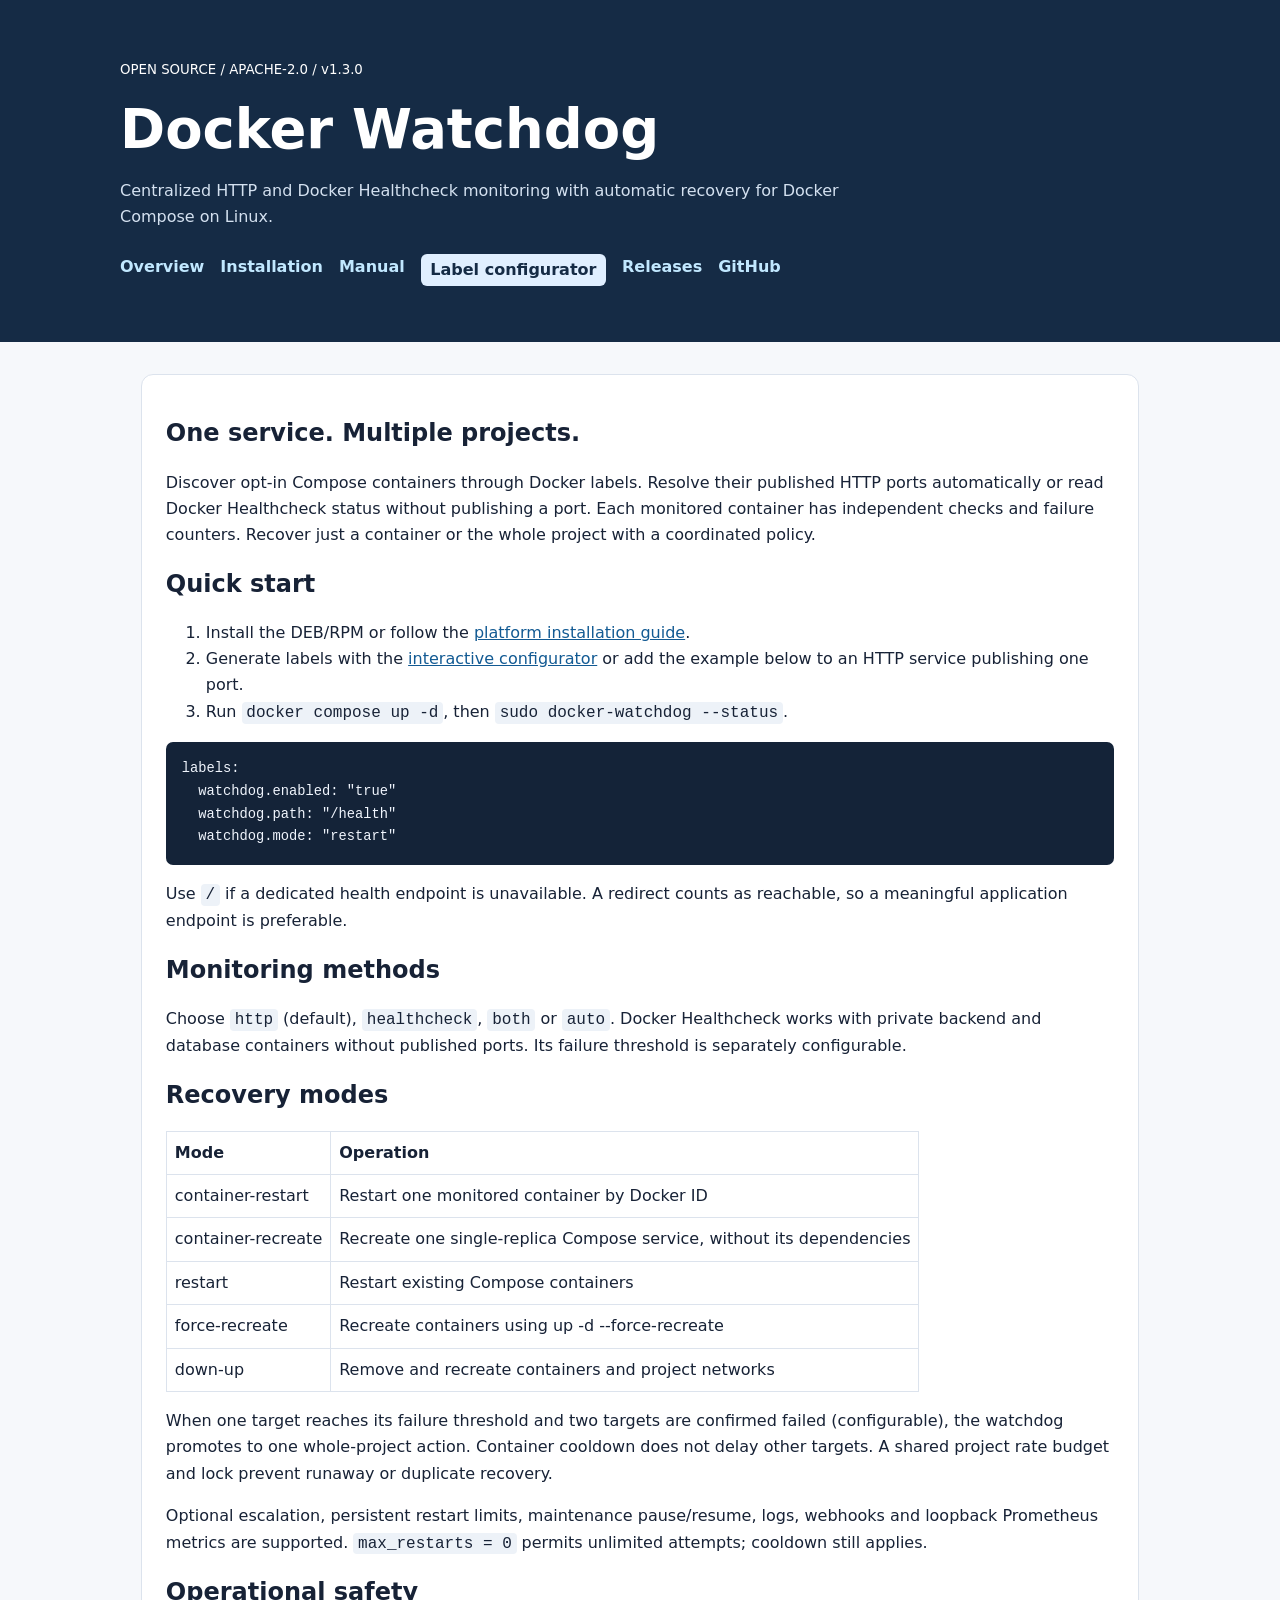
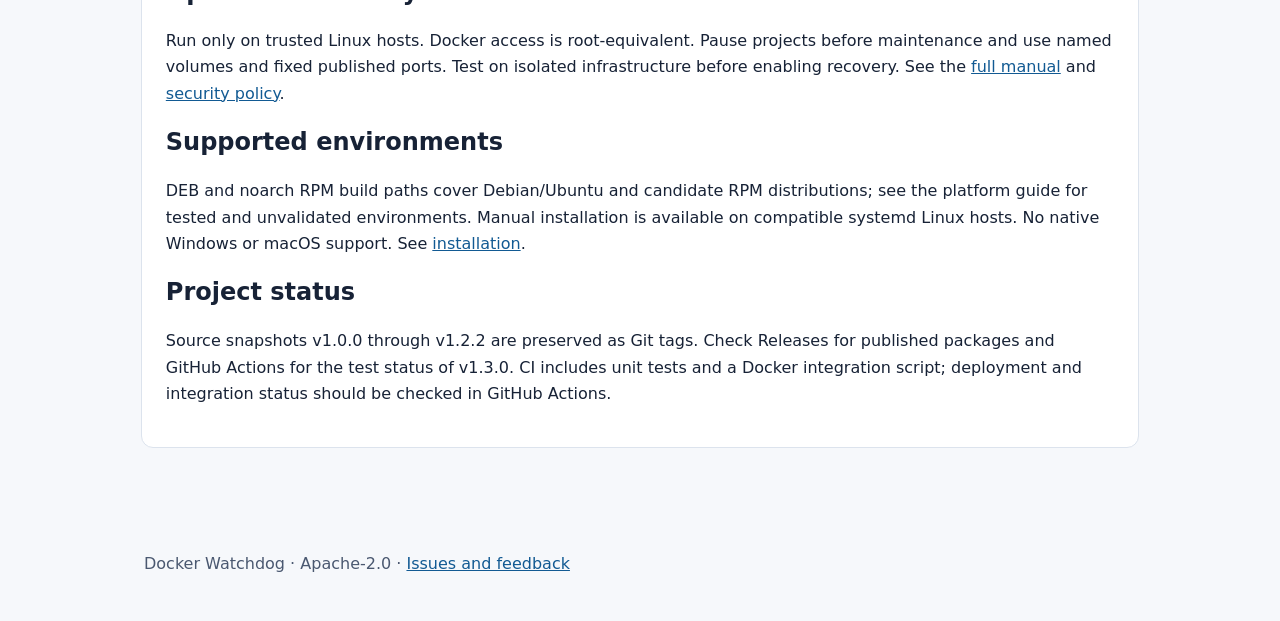
<file: docs/index.html>
<!doctype html>
<html lang="en"><head><meta charset="utf-8"><meta name="viewport" content="width=device-width, initial-scale=1"><meta name="description" content="Docker Watchdog documentation: automatic recovery of Docker Compose projects on Linux."><title>Docker Watchdog | Docker Watchdog</title><link rel="stylesheet" href="style.css"></head><body><header><div class="inner"><small>OPEN SOURCE / APACHE-2.0 / v1.3.0</small><h1>Docker Watchdog</h1><p>Centralized HTTP and Docker Healthcheck monitoring with automatic recovery for Docker Compose on Linux.</p><nav aria-label="Main navigation"><a href="index.html">Overview</a><a href="install.html">Installation</a><a href="manual.html">Manual</a><a class="nav-cta" href="configurator.html">Label configurator</a><a href="https://github.com/bursh/docker-watchdog/releases">Releases</a><a href="https://github.com/bursh/docker-watchdog">GitHub</a></nav></div></header><main><section><h2>One service. Multiple projects.</h2>
<p>Discover opt-in Compose containers through Docker labels. Resolve their published HTTP ports automatically or read Docker Healthcheck status without publishing a port. Each monitored container has independent checks and failure counters. Recover just a container or the whole project with a coordinated policy.</p>
<h2>Quick start</h2>
<ol>
<li>Install the DEB/RPM or follow the <a href="install.html">platform installation guide</a>.</li>
<li>Generate labels with the <a href="configurator.html">interactive configurator</a> or add the example below to an HTTP service publishing one port.</li>
<li>Run <code>docker compose up -d</code>, then <code>sudo docker-watchdog --status</code>.</li>
</ol>
<pre><code class="language-yaml">labels:
  watchdog.enabled: &quot;true&quot;
  watchdog.path: &quot;/health&quot;
  watchdog.mode: &quot;restart&quot;
</code></pre>
<p>Use <code>/</code> if a dedicated health endpoint is unavailable. A redirect counts as reachable, so a meaningful application endpoint is preferable.</p>
<h2>Monitoring methods</h2><p>Choose <code>http</code> (default), <code>healthcheck</code>, <code>both</code> or <code>auto</code>. Docker Healthcheck works with private backend and database containers without published ports. Its failure threshold is separately configurable.</p><h2>Recovery modes</h2>
<table>
<thead>
<tr>
  <th>Mode</th>
  <th>Operation</th>
</tr>
</thead>
<tbody>
<tr><td>container-restart</td><td>Restart one monitored container by Docker ID</td></tr>
<tr><td>container-recreate</td><td>Recreate one single-replica Compose service, without its dependencies</td></tr>
<tr>
  <td>restart</td>
  <td>Restart existing Compose containers</td>
</tr>
<tr>
  <td>force-recreate</td>
  <td>Recreate containers using up -d --force-recreate</td>
</tr>
<tr>
  <td>down-up</td>
  <td>Remove and recreate containers and project networks</td>
</tr>
</tbody>
</table>
<p>When one target reaches its failure threshold and two targets are confirmed failed (configurable), the watchdog promotes to one whole-project action. Container cooldown does not delay other targets. A shared project rate budget and lock prevent runaway or duplicate recovery.</p><p>Optional escalation, persistent restart limits, maintenance pause/resume, logs, webhooks and loopback Prometheus metrics are supported. <code>max_restarts = 0</code> permits unlimited attempts; cooldown still applies.</p>
<h2>Operational safety</h2>
<p>Run only on trusted Linux hosts. Docker access is root-equivalent. Pause projects before maintenance and use named volumes and fixed published ports. Test on isolated infrastructure before enabling recovery. See the <a href="manual.html">full manual</a> and <a href="https://github.com/bursh/docker-watchdog/blob/main/SECURITY.md">security policy</a>.</p>
<h2>Supported environments</h2>
<p>DEB and noarch RPM build paths cover Debian/Ubuntu and candidate RPM distributions; see the platform guide for tested and unvalidated environments. Manual installation is available on compatible systemd Linux hosts. No native Windows or macOS support. See <a href="install.html">installation</a>.</p>
<h2>Project status</h2>
<p>Source snapshots v1.0.0 through v1.2.2 are preserved as Git tags. Check Releases for published packages and GitHub Actions for the test status of v1.3.0. CI includes unit tests and a Docker integration script; deployment and integration status should be checked in GitHub Actions.</p>
</section></main><footer>Docker Watchdog · Apache-2.0 · <a href="https://github.com/bursh/docker-watchdog/issues">Issues and feedback</a></footer></body></html>
</file>
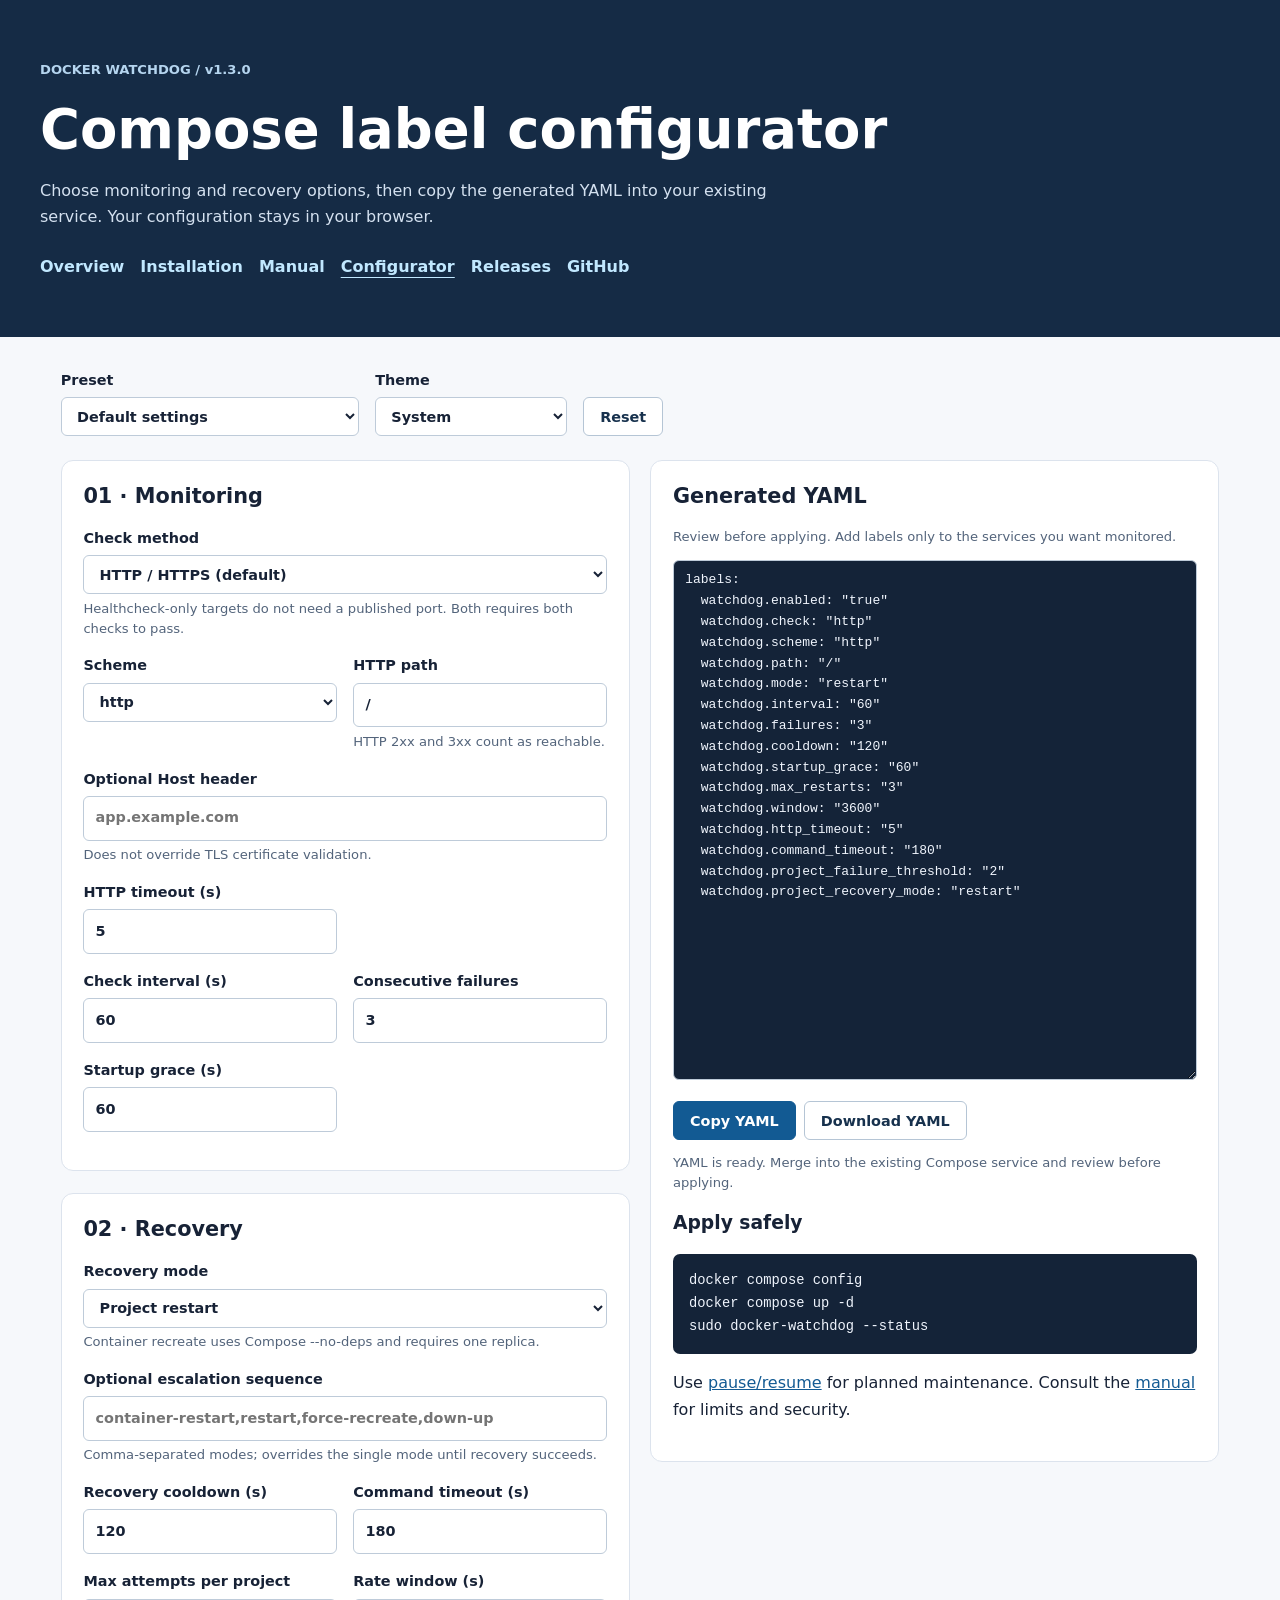
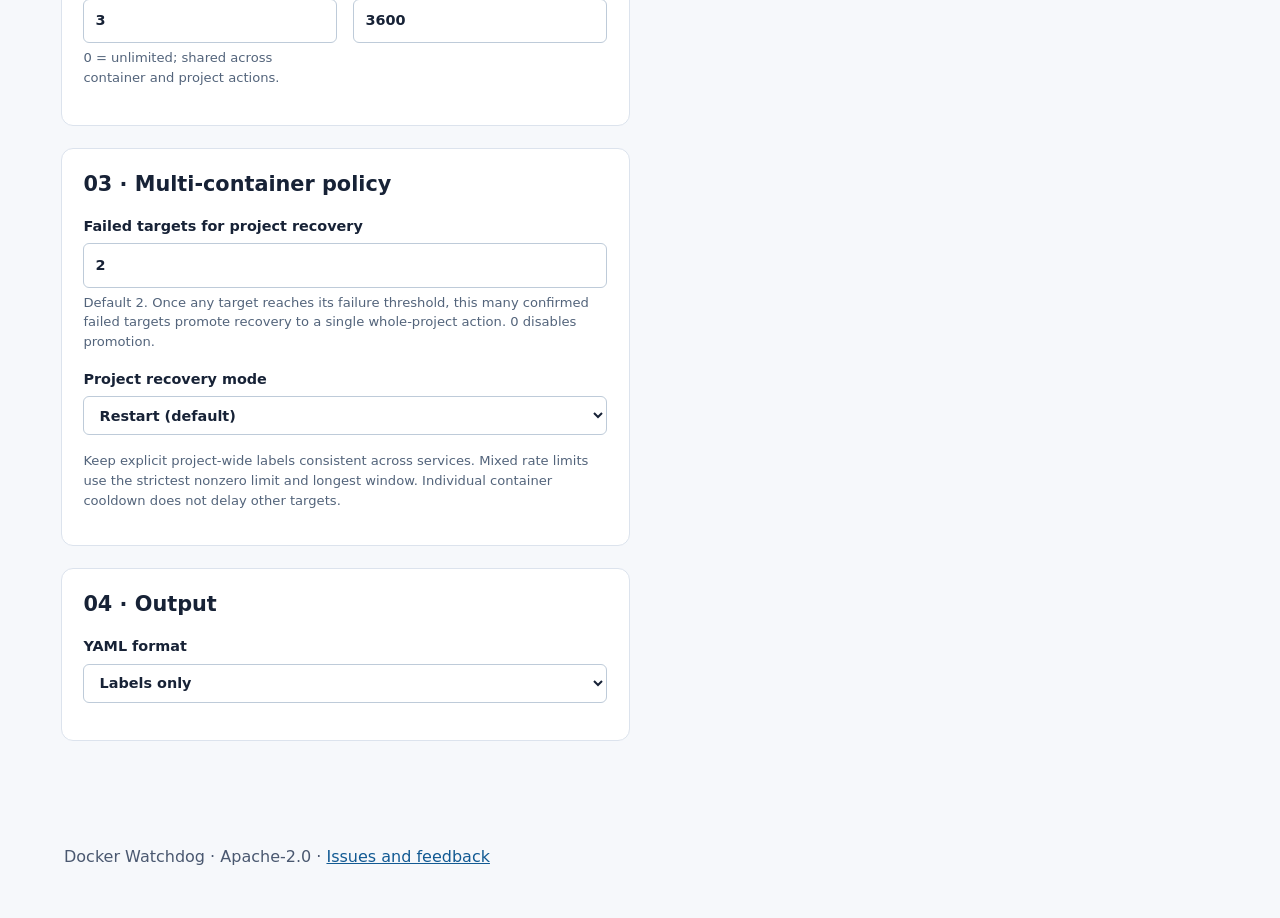
<file: docs/configurator.html>
<!doctype html>
<html lang="en">
<head>
<meta charset="utf-8"><meta name="viewport" content="width=device-width, initial-scale=1">
<meta name="description" content="Generate Docker Compose watchdog labels and recovery policies in your browser.">
<title>Label configurator | Docker Watchdog</title>
<link rel="stylesheet" href="style.css"><script defer src="configurator.js"></script>
</head>
<body class="config-page">
<header><div class="inner"><small>DOCKER WATCHDOG / v1.3.0</small><h1>Compose label configurator</h1><p>Choose monitoring and recovery options, then copy the generated YAML into your existing service. Your configuration stays in your browser.</p><nav aria-label="Main navigation"><a href="index.html">Overview</a><a href="install.html">Installation</a><a href="manual.html">Manual</a><a href="configurator.html" aria-current="page">Configurator</a><a href="https://github.com/bursh/docker-watchdog/releases">Releases</a><a href="https://github.com/bursh/docker-watchdog">GitHub</a></nav></div></header>
<main>
<noscript><p class="error">Enable JavaScript to generate YAML. All processing is local.</p></noscript>
<div class="config-toolbar"><label>Preset<select id="preset"><option value="">Default settings</option><option value="nginx">Nginx / HTTP</option><option value="wordpress">WordPress / HTTP</option><option value="backend">Backend / Docker Healthcheck</option><option value="database">Database / Docker Healthcheck</option></select></label><label>Theme<select id="theme"><option value="auto">System</option><option value="light">Light</option><option value="dark">Dark</option></select></label><button type="button" id="reset-config">Reset</button></div>
<div class="config-grid">
<form id="configurator" novalidate>
<section><h2>01 · Monitoring</h2>
<label>Check method<select name="check"><option value="http">HTTP / HTTPS (default)</option><option value="healthcheck">Docker Healthcheck</option><option value="both">HTTP and Docker Healthcheck</option><option value="auto">Auto (prefer Docker Healthcheck)</option></select><small>Healthcheck-only targets do not need a published port. Both requires both checks to pass.</small></label>
<div class="fields" data-http><label>Scheme<select name="scheme"><option>http</option><option>https</option></select></label><label>HTTP path<input name="path" type="text" placeholder="/health"><small>HTTP 2xx and 3xx count as reachable.</small></label><label class="span-all">Optional Host header<input name="host" type="text" placeholder="app.example.com"><small>Does not override TLS certificate validation.</small></label><label>HTTP timeout (s)<input name="http_timeout" type="number" min="1" max="3600"></label></div>
<div class="fields"><label>Check interval (s)<input name="interval" type="number" min="1" max="86400"></label><label>Consecutive failures<input name="failures" type="number" min="1" max="1000"></label><label data-health>Docker-health failures<input name="healthcheck_failures" type="number" min="0" max="1000"><small>0 inherits failures; 1 acts on the first observed unhealthy status.</small></label><label>Startup grace (s)<input name="startup_grace" type="number" min="0" max="86400"></label></div>
</section>
<section><h2>02 · Recovery</h2>
<label>Recovery mode<select name="mode"><option value="restart">Project restart</option><option value="container-restart">Container restart</option><option value="container-recreate">Container recreate (single replica)</option><option value="force-recreate">Project force recreate</option><option value="down-up">Project down + up</option></select><small>Container recreate uses Compose --no-deps and requires one replica.</small></label>
<label>Optional escalation sequence<input name="recovery" type="text" placeholder="container-restart,restart,force-recreate,down-up"><small>Comma-separated modes; overrides the single mode until recovery succeeds.</small></label>
<div class="fields"><label>Recovery cooldown (s)<input name="cooldown" type="number" min="0" max="86400"></label><label>Command timeout (s)<input name="command_timeout" type="number" min="1" max="86400"></label><label>Max attempts per project<input name="max_restarts" type="number" min="0" max="100000"><small>0 = unlimited; shared across container and project actions.</small></label><label>Rate window (s)<input name="window" type="number" min="1" max="604800"></label></div>
</section>
<section><h2>03 · Multi-container policy</h2><label>Failed targets for project recovery<input name="project_failure_threshold" type="number" min="0" max="10000"><small>Default 2. Once any target reaches its failure threshold, this many confirmed failed targets promote recovery to a single whole-project action. 0 disables promotion.</small></label><label id="promotion-mode">Project recovery mode<select name="project_recovery_mode"><option value="restart">Restart (default)</option><option value="force-recreate">Force recreate</option><option value="down-up">Down + up</option></select></label><p class="hint">Keep explicit project-wide labels consistent across services. Mixed rate limits use the strictest nonzero limit and longest window. Individual container cooldown does not delay other targets.</p></section>
<section><h2>04 · Output</h2><label>YAML format<select name="output"><option value="labels">Labels only</option><option value="service">Compose service example</option></select></label><div id="service-fields"><div class="fields"><label>Service name<input name="service" type="text"></label><label>Image or placeholder<input name="image" type="text"></label><label data-http>Port mapping<input name="port" type="text" placeholder="8080:80"></label><label data-health class="span-all">Healthcheck shell command<input name="health_command" type="text" placeholder="test -f /tmp/ready"><small>Executed inside the container. Verify the image includes any required utilities.</small></label></div><p class="hint">Examples are fragments, not complete deployments. WordPress and database presets still need application-specific environment, secrets, volumes and dependencies. A healthcheck command is not needed when generating labels for an image with an existing Docker healthcheck.</p></div></section>
</form>
<aside class="output-panel"><section><h2>Generated YAML</h2><p class="hint">Review before applying. Add labels only to the services you want monitored.</p><label class="sr-only" for="yaml-output">Generated Docker Compose YAML</label><textarea readonly id="yaml-output" spellcheck="false" rows="24"></textarea><div class="output-actions"><button type="button" id="copy-yaml" class="primary">Copy YAML</button><button type="button" id="download-yaml">Download YAML</button></div><p id="generator-message" class="hint" role="status" aria-live="polite"></p><h3>Apply safely</h3><pre><code>docker compose config
docker compose up -d
sudo docker-watchdog --status</code></pre><p>Use <a href="manual.html#maintenance-and-safe-testing">pause/resume</a> for planned maintenance. Consult the <a href="manual.html">manual</a> for limits and security.</p></section></aside>
</div></main>
<footer>Docker Watchdog · Apache-2.0 · <a href="https://github.com/bursh/docker-watchdog/issues">Issues and feedback</a></footer>
</body></html>
</file>
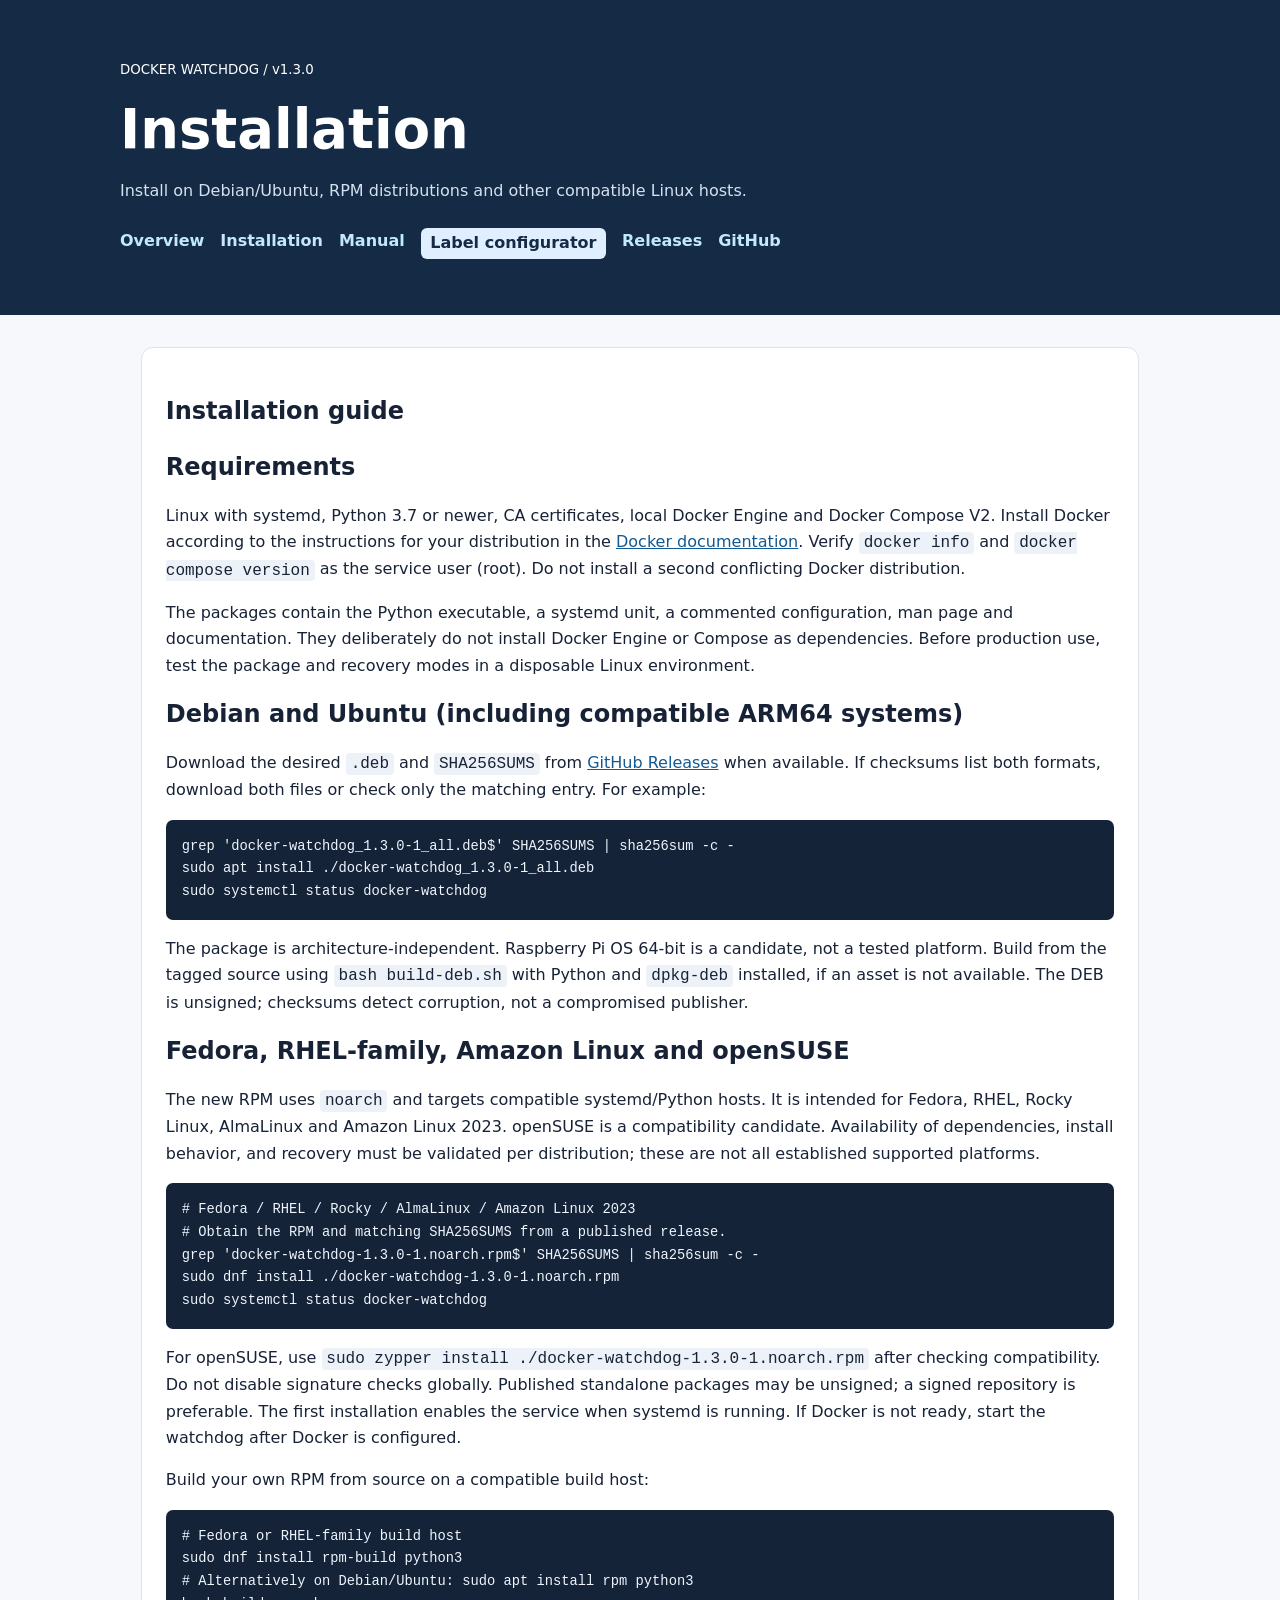
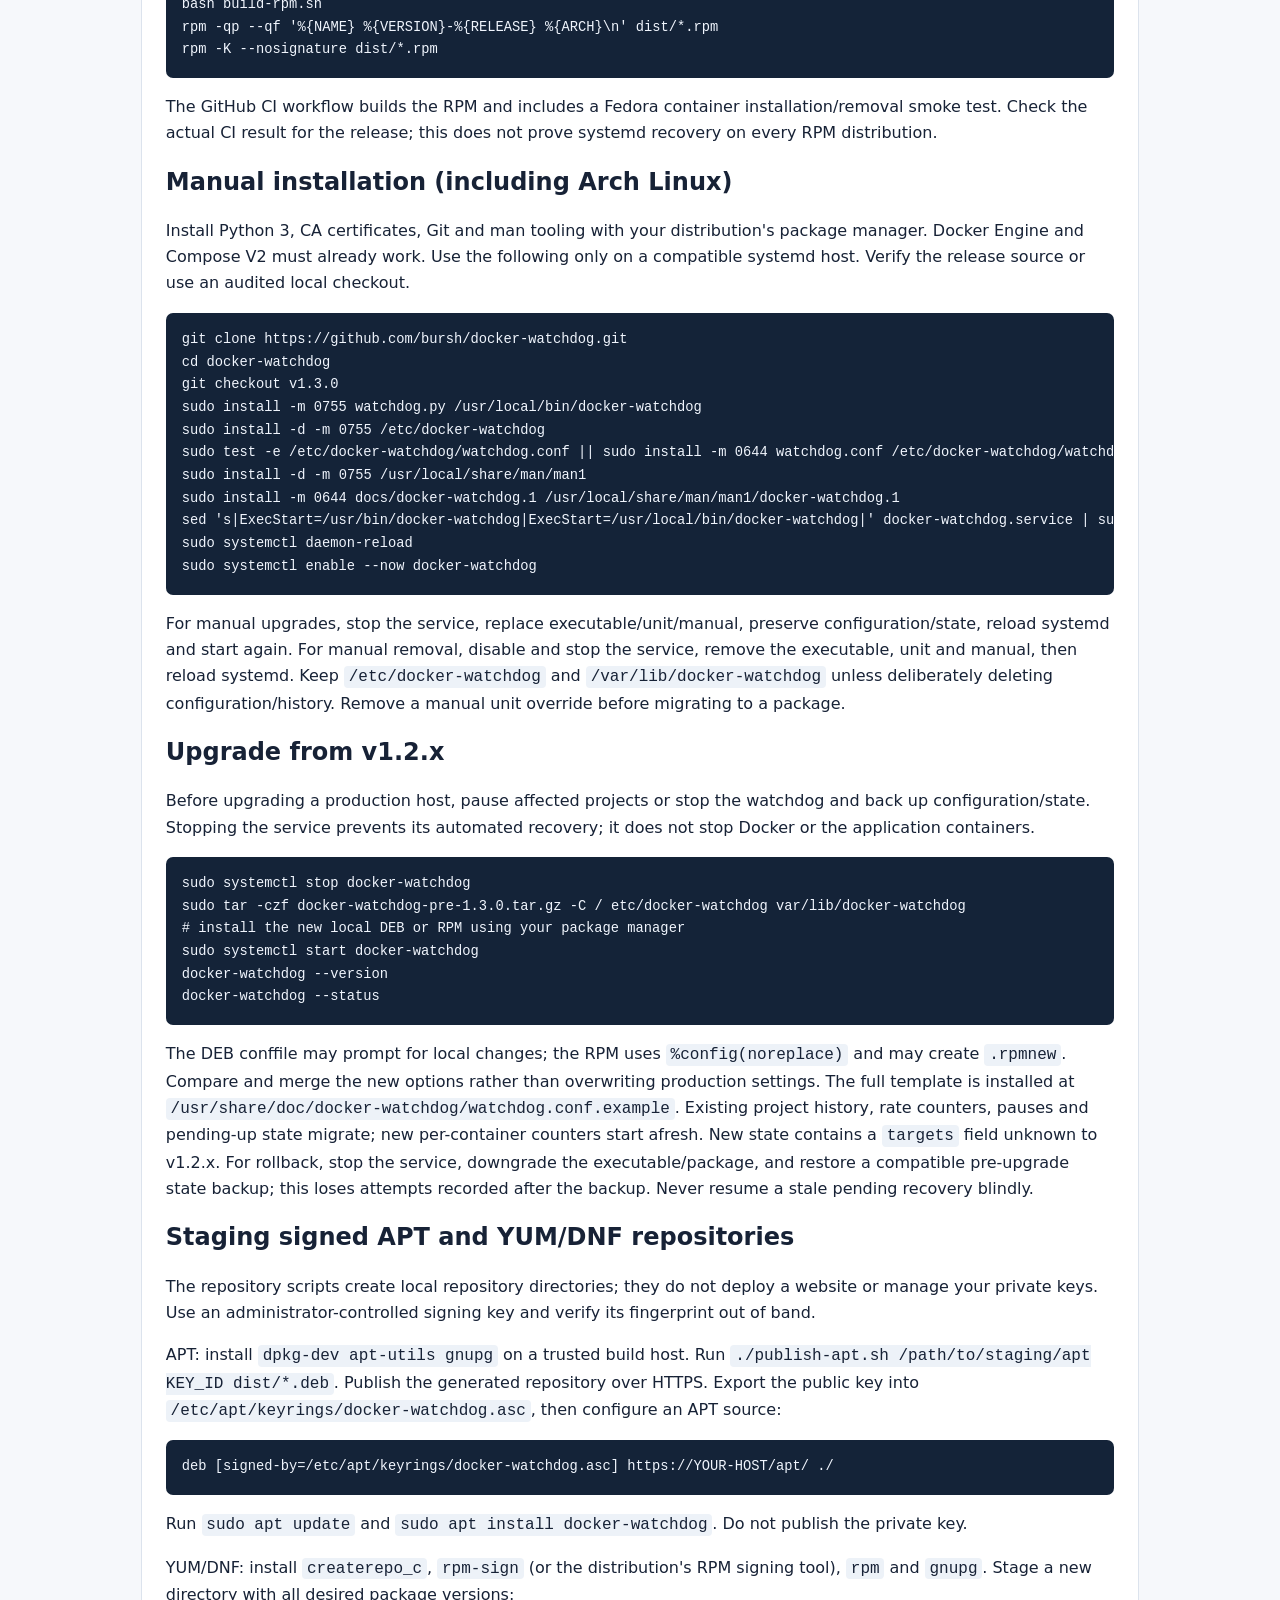
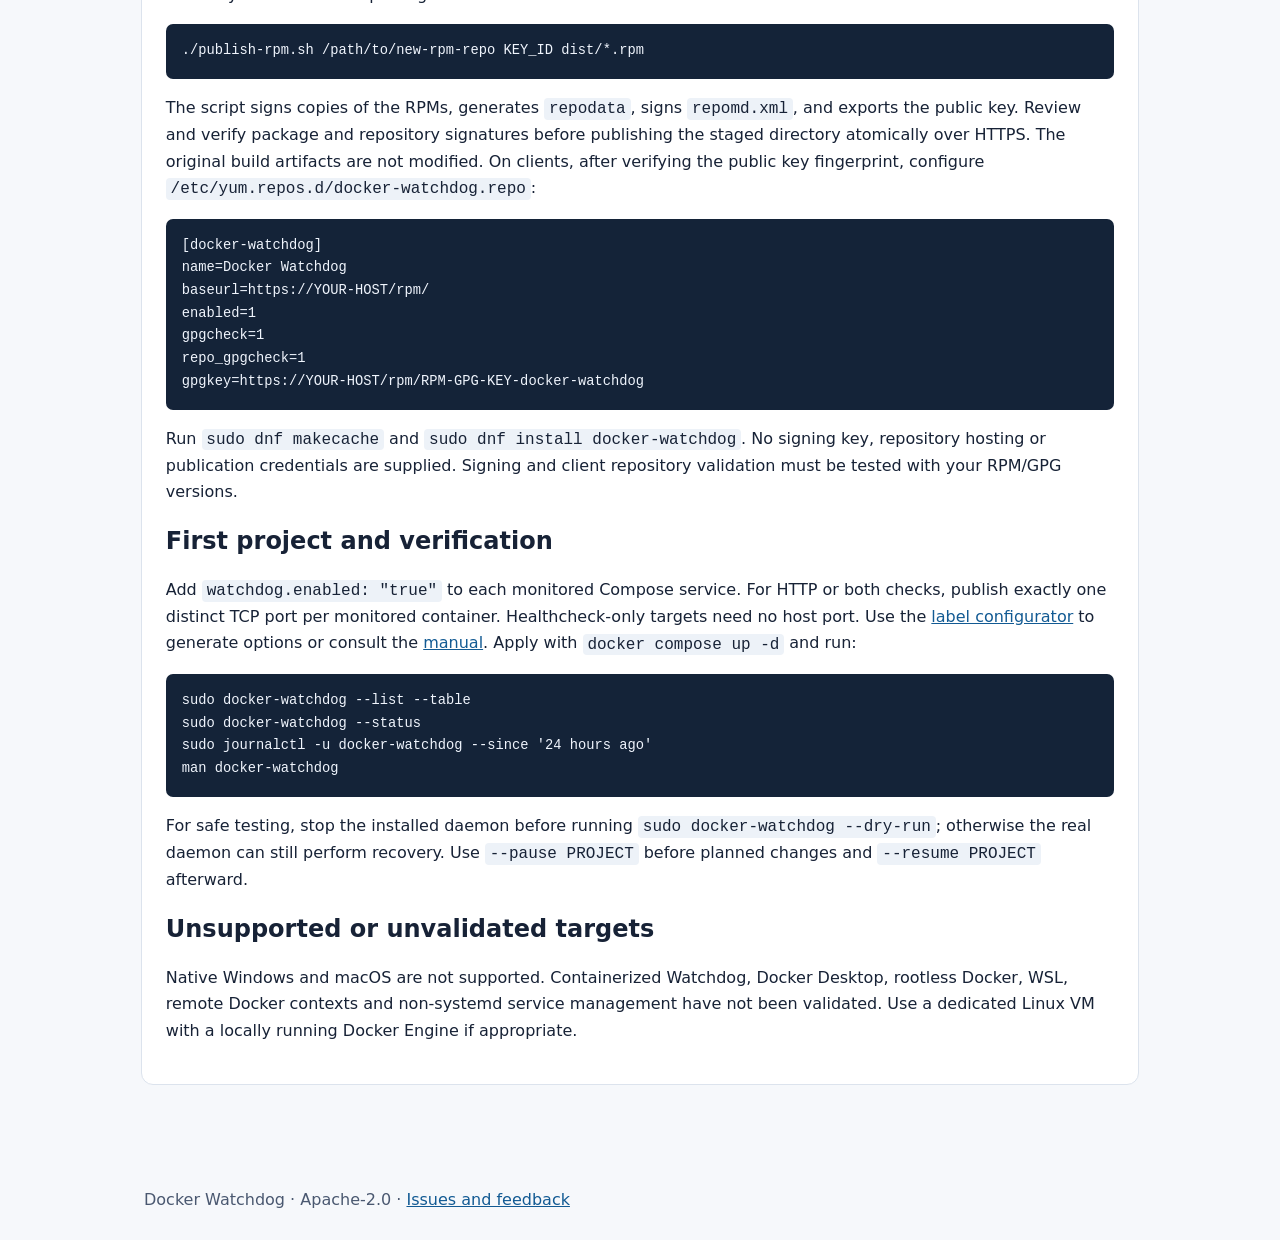
<file: docs/install.html>
<!doctype html><html lang="en"><head><meta charset="utf-8"><meta name="viewport" content="width=device-width, initial-scale=1"><meta name="description" content="Docker Watchdog Installation"><title>Installation | Docker Watchdog</title><link rel="stylesheet" href="style.css"></head><body><header><div class="inner"><small>DOCKER WATCHDOG / v1.3.0</small><h1>Installation</h1><p>Install on Debian/Ubuntu, RPM distributions and other compatible Linux hosts.</p><nav aria-label="Main navigation"><a href="index.html">Overview</a><a href="install.html">Installation</a><a href="manual.html">Manual</a><a class="nav-cta" href="configurator.html">Label configurator</a><a href="https://github.com/bursh/docker-watchdog/releases">Releases</a><a href="https://github.com/bursh/docker-watchdog">GitHub</a></nav></div></header><main><section><h1 id="installation-guide">Installation guide</h1>
<h2 id="requirements">Requirements</h2>
<p>Linux with systemd, Python 3.7 or newer, CA certificates, local
Docker Engine and Docker Compose V2. Install Docker according to the
instructions for your distribution in the <a
href="https://docs.docker.com/engine/install/">Docker documentation</a>.
Verify <code>docker info</code> and <code>docker compose version</code>
as the service user (root). Do not install a second conflicting Docker
distribution.</p>
<p>The packages contain the Python executable, a systemd unit, a
commented configuration, man page and documentation. They deliberately
do not install Docker Engine or Compose as dependencies. Before
production use, test the package and recovery modes in a disposable
Linux environment.</p>
<h2 id="debian-and-ubuntu-including-compatible-arm64-systems">Debian and
Ubuntu (including compatible ARM64 systems)</h2>
<p>Download the desired <code>.deb</code> and <code>SHA256SUMS</code>
from <a href="https://github.com/bursh/docker-watchdog/releases">GitHub
Releases</a> when available. If checksums list both formats, download
both files or check only the matching entry. For example:</p>
<div class="sourceCode" id="cb1"><pre class="sourceCode sh"><code class="sourceCode bash"><span id="cb1-1"><a href="#cb1-1" aria-hidden="true" tabindex="-1"></a><span class="fu">grep</span> <span class="st">&#39;docker-watchdog_1.3.0-1_all.deb$&#39;</span> SHA256SUMS <span class="kw">|</span> <span class="fu">sha256sum</span> <span class="at">-c</span> <span class="at">-</span></span>
<span id="cb1-2"><a href="#cb1-2" aria-hidden="true" tabindex="-1"></a><span class="fu">sudo</span> apt install ./docker-watchdog_1.3.0-1_all.deb</span>
<span id="cb1-3"><a href="#cb1-3" aria-hidden="true" tabindex="-1"></a><span class="fu">sudo</span> systemctl status docker-watchdog</span></code></pre></div>
<p>The package is architecture-independent. Raspberry Pi OS 64-bit is a
candidate, not a tested platform. Build from the tagged source using
<code>bash build-deb.sh</code> with Python and <code>dpkg-deb</code>
installed, if an asset is not available. The DEB is unsigned; checksums
detect corruption, not a compromised publisher.</p>
<h2 id="fedora-rhel-family-amazon-linux-and-opensuse">Fedora,
RHEL-family, Amazon Linux and openSUSE</h2>
<p>The new RPM uses <code>noarch</code> and targets compatible
systemd/Python hosts. It is intended for Fedora, RHEL, Rocky Linux,
AlmaLinux and Amazon Linux 2023. openSUSE is a compatibility candidate.
Availability of dependencies, install behavior, and recovery must be
validated per distribution; these are not all established supported
platforms.</p>
<div class="sourceCode" id="cb2"><pre class="sourceCode sh"><code class="sourceCode bash"><span id="cb2-1"><a href="#cb2-1" aria-hidden="true" tabindex="-1"></a><span class="co"># Fedora / RHEL / Rocky / AlmaLinux / Amazon Linux 2023</span></span>
<span id="cb2-2"><a href="#cb2-2" aria-hidden="true" tabindex="-1"></a><span class="co"># Obtain the RPM and matching SHA256SUMS from a published release.</span></span>
<span id="cb2-3"><a href="#cb2-3" aria-hidden="true" tabindex="-1"></a><span class="fu">grep</span> <span class="st">&#39;docker-watchdog-1.3.0-1.noarch.rpm$&#39;</span> SHA256SUMS <span class="kw">|</span> <span class="fu">sha256sum</span> <span class="at">-c</span> <span class="at">-</span></span>
<span id="cb2-4"><a href="#cb2-4" aria-hidden="true" tabindex="-1"></a><span class="fu">sudo</span> dnf install ./docker-watchdog-1.3.0-1.noarch.rpm</span>
<span id="cb2-5"><a href="#cb2-5" aria-hidden="true" tabindex="-1"></a><span class="fu">sudo</span> systemctl status docker-watchdog</span></code></pre></div>
<p>For openSUSE, use
<code>sudo zypper install ./docker-watchdog-1.3.0-1.noarch.rpm</code>
after checking compatibility. Do not disable signature checks globally.
Published standalone packages may be unsigned; a signed repository is
preferable. The first installation enables the service when systemd is
running. If Docker is not ready, start the watchdog after Docker is
configured.</p>
<p>Build your own RPM from source on a compatible build host:</p>
<div class="sourceCode" id="cb3"><pre class="sourceCode sh"><code class="sourceCode bash"><span id="cb3-1"><a href="#cb3-1" aria-hidden="true" tabindex="-1"></a><span class="co"># Fedora or RHEL-family build host</span></span>
<span id="cb3-2"><a href="#cb3-2" aria-hidden="true" tabindex="-1"></a><span class="fu">sudo</span> dnf install rpm-build python3</span>
<span id="cb3-3"><a href="#cb3-3" aria-hidden="true" tabindex="-1"></a><span class="co"># Alternatively on Debian/Ubuntu: sudo apt install rpm python3</span></span>
<span id="cb3-4"><a href="#cb3-4" aria-hidden="true" tabindex="-1"></a><span class="fu">bash</span> build-rpm.sh</span>
<span id="cb3-5"><a href="#cb3-5" aria-hidden="true" tabindex="-1"></a><span class="ex">rpm</span> <span class="at">-qp</span> <span class="at">--qf</span> <span class="st">&#39;%{NAME} %{VERSION}-%{RELEASE} %{ARCH}\n&#39;</span> dist/<span class="pp">*</span>.rpm</span>
<span id="cb3-6"><a href="#cb3-6" aria-hidden="true" tabindex="-1"></a><span class="ex">rpm</span> <span class="at">-K</span> <span class="at">--nosignature</span> dist/<span class="pp">*</span>.rpm</span></code></pre></div>
<p>The GitHub CI workflow builds the RPM and includes a Fedora container
installation/removal smoke test. Check the actual CI result for the
release; this does not prove systemd recovery on every RPM
distribution.</p>
<h2 id="manual-installation-including-arch-linux">Manual installation
(including Arch Linux)</h2>
<p>Install Python 3, CA certificates, Git and man tooling with your
distribution's package manager. Docker Engine and Compose V2 must
already work. Use the following only on a compatible systemd host.
Verify the release source or use an audited local checkout.</p>
<div class="sourceCode" id="cb4"><pre class="sourceCode sh"><code class="sourceCode bash"><span id="cb4-1"><a href="#cb4-1" aria-hidden="true" tabindex="-1"></a><span class="fu">git</span> clone https://github.com/bursh/docker-watchdog.git</span>
<span id="cb4-2"><a href="#cb4-2" aria-hidden="true" tabindex="-1"></a><span class="bu">cd</span> docker-watchdog</span>
<span id="cb4-3"><a href="#cb4-3" aria-hidden="true" tabindex="-1"></a><span class="fu">git</span> checkout v1.3.0</span>
<span id="cb4-4"><a href="#cb4-4" aria-hidden="true" tabindex="-1"></a><span class="fu">sudo</span> install <span class="at">-m</span> 0755 watchdog.py /usr/local/bin/docker-watchdog</span>
<span id="cb4-5"><a href="#cb4-5" aria-hidden="true" tabindex="-1"></a><span class="fu">sudo</span> install <span class="at">-d</span> <span class="at">-m</span> 0755 /etc/docker-watchdog</span>
<span id="cb4-6"><a href="#cb4-6" aria-hidden="true" tabindex="-1"></a><span class="fu">sudo</span> test <span class="at">-e</span> /etc/docker-watchdog/watchdog.conf <span class="kw">||</span> <span class="fu">sudo</span> install <span class="at">-m</span> 0644 watchdog.conf /etc/docker-watchdog/watchdog.conf</span>
<span id="cb4-7"><a href="#cb4-7" aria-hidden="true" tabindex="-1"></a><span class="fu">sudo</span> install <span class="at">-d</span> <span class="at">-m</span> 0755 /usr/local/share/man/man1</span>
<span id="cb4-8"><a href="#cb4-8" aria-hidden="true" tabindex="-1"></a><span class="fu">sudo</span> install <span class="at">-m</span> 0644 docs/docker-watchdog.1 /usr/local/share/man/man1/docker-watchdog.1</span>
<span id="cb4-9"><a href="#cb4-9" aria-hidden="true" tabindex="-1"></a><span class="fu">sed</span> <span class="st">&#39;s|ExecStart=/usr/bin/docker-watchdog|ExecStart=/usr/local/bin/docker-watchdog|&#39;</span> docker-watchdog.service <span class="kw">|</span> <span class="fu">sudo</span> tee /etc/systemd/system/docker-watchdog.service <span class="op">&gt;</span>/dev/null</span>
<span id="cb4-10"><a href="#cb4-10" aria-hidden="true" tabindex="-1"></a><span class="fu">sudo</span> systemctl daemon-reload</span>
<span id="cb4-11"><a href="#cb4-11" aria-hidden="true" tabindex="-1"></a><span class="fu">sudo</span> systemctl enable <span class="at">--now</span> docker-watchdog</span></code></pre></div>
<p>For manual upgrades, stop the service, replace
executable/unit/manual, preserve configuration/state, reload systemd and
start again. For manual removal, disable and stop the service, remove
the executable, unit and manual, then reload systemd. Keep
<code>/etc/docker-watchdog</code> and
<code>/var/lib/docker-watchdog</code> unless deliberately deleting
configuration/history. Remove a manual unit override before migrating to
a package.</p>
<h2 id="upgrade-from-v1.2.x">Upgrade from v1.2.x</h2>
<p>Before upgrading a production host, pause affected projects or stop
the watchdog and back up configuration/state. Stopping the service
prevents its automated recovery; it does not stop Docker or the
application containers.</p>
<div class="sourceCode" id="cb5"><pre class="sourceCode sh"><code class="sourceCode bash"><span id="cb5-1"><a href="#cb5-1" aria-hidden="true" tabindex="-1"></a><span class="fu">sudo</span> systemctl stop docker-watchdog</span>
<span id="cb5-2"><a href="#cb5-2" aria-hidden="true" tabindex="-1"></a><span class="fu">sudo</span> tar <span class="at">-czf</span> docker-watchdog-pre-1.3.0.tar.gz <span class="at">-C</span> / etc/docker-watchdog var/lib/docker-watchdog</span>
<span id="cb5-3"><a href="#cb5-3" aria-hidden="true" tabindex="-1"></a><span class="co"># install the new local DEB or RPM using your package manager</span></span>
<span id="cb5-4"><a href="#cb5-4" aria-hidden="true" tabindex="-1"></a><span class="fu">sudo</span> systemctl start docker-watchdog</span>
<span id="cb5-5"><a href="#cb5-5" aria-hidden="true" tabindex="-1"></a><span class="ex">docker-watchdog</span> <span class="at">--version</span></span>
<span id="cb5-6"><a href="#cb5-6" aria-hidden="true" tabindex="-1"></a><span class="ex">docker-watchdog</span> <span class="at">--status</span></span></code></pre></div>
<p>The DEB conffile may prompt for local changes; the RPM uses
<code>%config(noreplace)</code> and may create <code>.rpmnew</code>.
Compare and merge the new options rather than overwriting production
settings. The full template is installed at
<code>/usr/share/doc/docker-watchdog/watchdog.conf.example</code>.
Existing project history, rate counters, pauses and pending-up state
migrate; new per-container counters start afresh. New state contains a
<code>targets</code> field unknown to v1.2.x. For rollback, stop the
service, downgrade the executable/package, and restore a compatible
pre-upgrade state backup; this loses attempts recorded after the backup.
Never resume a stale pending recovery blindly.</p>
<h2 id="staging-signed-apt-and-yumdnf-repositories">Staging signed APT
and YUM/DNF repositories</h2>
<p>The repository scripts create local repository directories; they do
not deploy a website or manage your private keys. Use an
administrator-controlled signing key and verify its fingerprint out of
band.</p>
<p>APT: install <code>dpkg-dev apt-utils gnupg</code> on a trusted build
host. Run
<code>./publish-apt.sh /path/to/staging/apt KEY_ID dist/*.deb</code>.
Publish the generated repository over HTTPS. Export the public key into
<code>/etc/apt/keyrings/docker-watchdog.asc</code>, then configure an
APT source:</p>
<pre class="text"><code>deb [signed-by=/etc/apt/keyrings/docker-watchdog.asc] https://YOUR-HOST/apt/ ./</code></pre>
<p>Run <code>sudo apt update</code> and
<code>sudo apt install docker-watchdog</code>. Do not publish the
private key.</p>
<p>YUM/DNF: install <code>createrepo_c</code>, <code>rpm-sign</code> (or
the distribution's RPM signing tool), <code>rpm</code> and
<code>gnupg</code>. Stage a new directory with all desired package
versions:</p>
<div class="sourceCode" id="cb7"><pre class="sourceCode sh"><code class="sourceCode bash"><span id="cb7-1"><a href="#cb7-1" aria-hidden="true" tabindex="-1"></a><span class="ex">./publish-rpm.sh</span> /path/to/new-rpm-repo KEY_ID dist/<span class="pp">*</span>.rpm</span></code></pre></div>
<p>The script signs copies of the RPMs, generates <code>repodata</code>,
signs <code>repomd.xml</code>, and exports the public key. Review and
verify package and repository signatures before publishing the staged
directory atomically over HTTPS. The original build artifacts are not
modified. On clients, after verifying the public key fingerprint,
configure <code>/etc/yum.repos.d/docker-watchdog.repo</code>:</p>
<div class="sourceCode" id="cb8"><pre
class="sourceCode ini"><code class="sourceCode ini"><span id="cb8-1"><a href="#cb8-1" aria-hidden="true" tabindex="-1"></a><span class="kw">[docker-watchdog]</span></span>
<span id="cb8-2"><a href="#cb8-2" aria-hidden="true" tabindex="-1"></a><span class="dt">name</span><span class="ot">=</span><span class="st">Docker Watchdog</span></span>
<span id="cb8-3"><a href="#cb8-3" aria-hidden="true" tabindex="-1"></a><span class="dt">baseurl</span><span class="ot">=</span><span class="st">https://YOUR-HOST/rpm/</span></span>
<span id="cb8-4"><a href="#cb8-4" aria-hidden="true" tabindex="-1"></a><span class="dt">enabled</span><span class="ot">=</span><span class="dv">1</span></span>
<span id="cb8-5"><a href="#cb8-5" aria-hidden="true" tabindex="-1"></a><span class="dt">gpgcheck</span><span class="ot">=</span><span class="dv">1</span></span>
<span id="cb8-6"><a href="#cb8-6" aria-hidden="true" tabindex="-1"></a><span class="dt">repo_gpgcheck</span><span class="ot">=</span><span class="dv">1</span></span>
<span id="cb8-7"><a href="#cb8-7" aria-hidden="true" tabindex="-1"></a><span class="dt">gpgkey</span><span class="ot">=</span><span class="st">https://YOUR-HOST/rpm/RPM-GPG-KEY-docker-watchdog</span></span></code></pre></div>
<p>Run <code>sudo dnf makecache</code> and
<code>sudo dnf install docker-watchdog</code>. No signing key,
repository hosting or publication credentials are supplied. Signing and
client repository validation must be tested with your RPM/GPG
versions.</p>
<h2 id="first-project-and-verification">First project and
verification</h2>
<p>Add <code>watchdog.enabled: "true"</code> to each monitored Compose
service. For HTTP or both checks, publish exactly one distinct TCP port
per monitored container. Healthcheck-only targets need no host port. Use
the <a href="configurator.html">label configurator</a> to generate
options or consult the <a href="manual.html">manual</a>. Apply
with <code>docker compose up -d</code> and run:</p>
<div class="sourceCode" id="cb9"><pre class="sourceCode sh"><code class="sourceCode bash"><span id="cb9-1"><a href="#cb9-1" aria-hidden="true" tabindex="-1"></a><span class="fu">sudo</span> docker-watchdog <span class="at">--list</span> <span class="at">--table</span></span>
<span id="cb9-2"><a href="#cb9-2" aria-hidden="true" tabindex="-1"></a><span class="fu">sudo</span> docker-watchdog <span class="at">--status</span></span>
<span id="cb9-3"><a href="#cb9-3" aria-hidden="true" tabindex="-1"></a><span class="fu">sudo</span> journalctl <span class="at">-u</span> docker-watchdog <span class="at">--since</span> <span class="st">&#39;24 hours ago&#39;</span></span>
<span id="cb9-4"><a href="#cb9-4" aria-hidden="true" tabindex="-1"></a><span class="fu">man</span> docker-watchdog</span></code></pre></div>
<p>For safe testing, stop the installed daemon before running
<code>sudo docker-watchdog --dry-run</code>; otherwise the real daemon
can still perform recovery. Use <code>--pause PROJECT</code> before
planned changes and <code>--resume PROJECT</code> afterward.</p>
<h2 id="unsupported-or-unvalidated-targets">Unsupported or unvalidated
targets</h2>
<p>Native Windows and macOS are not supported. Containerized Watchdog,
Docker Desktop, rootless Docker, WSL, remote Docker contexts and
non-systemd service management have not been validated. Use a dedicated
Linux VM with a locally running Docker Engine if appropriate.</p>
</section></main><footer>Docker Watchdog · Apache-2.0 · <a href="https://github.com/bursh/docker-watchdog/issues">Issues and feedback</a></footer></body></html>
</file>
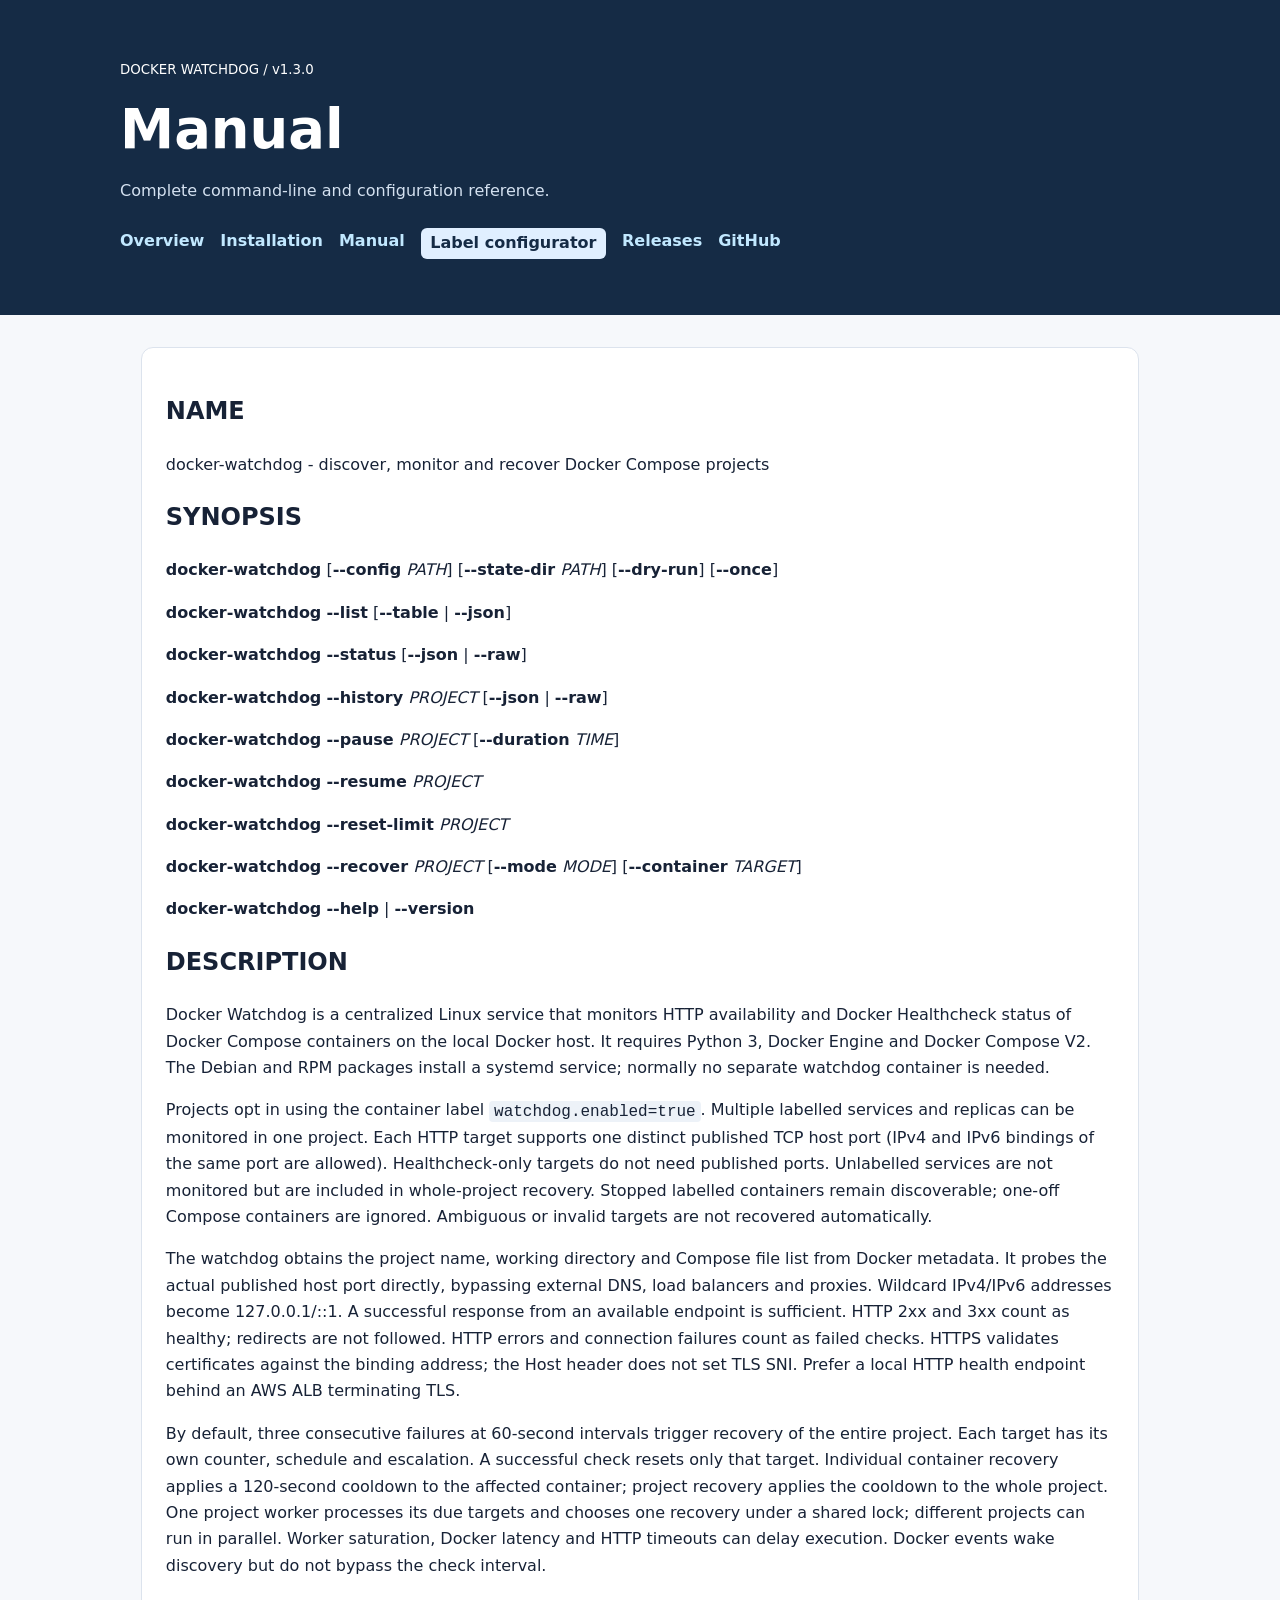
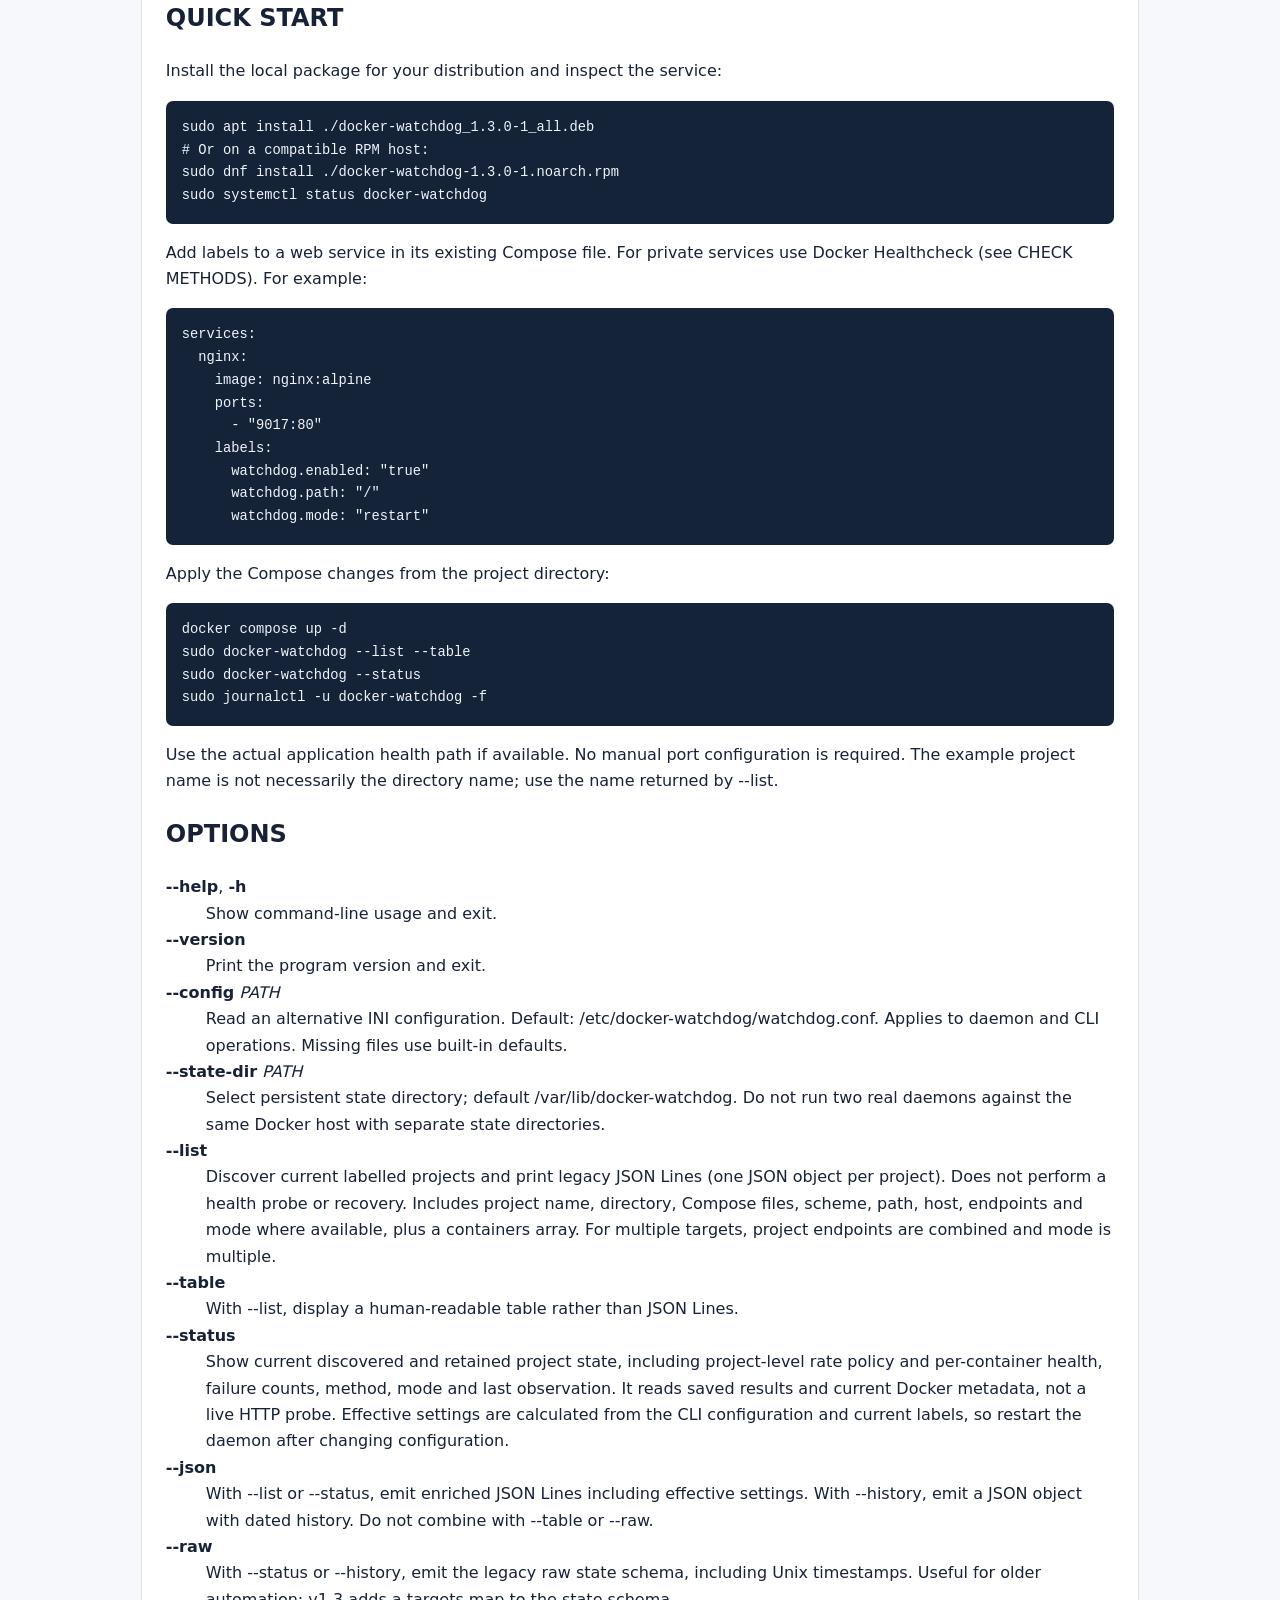
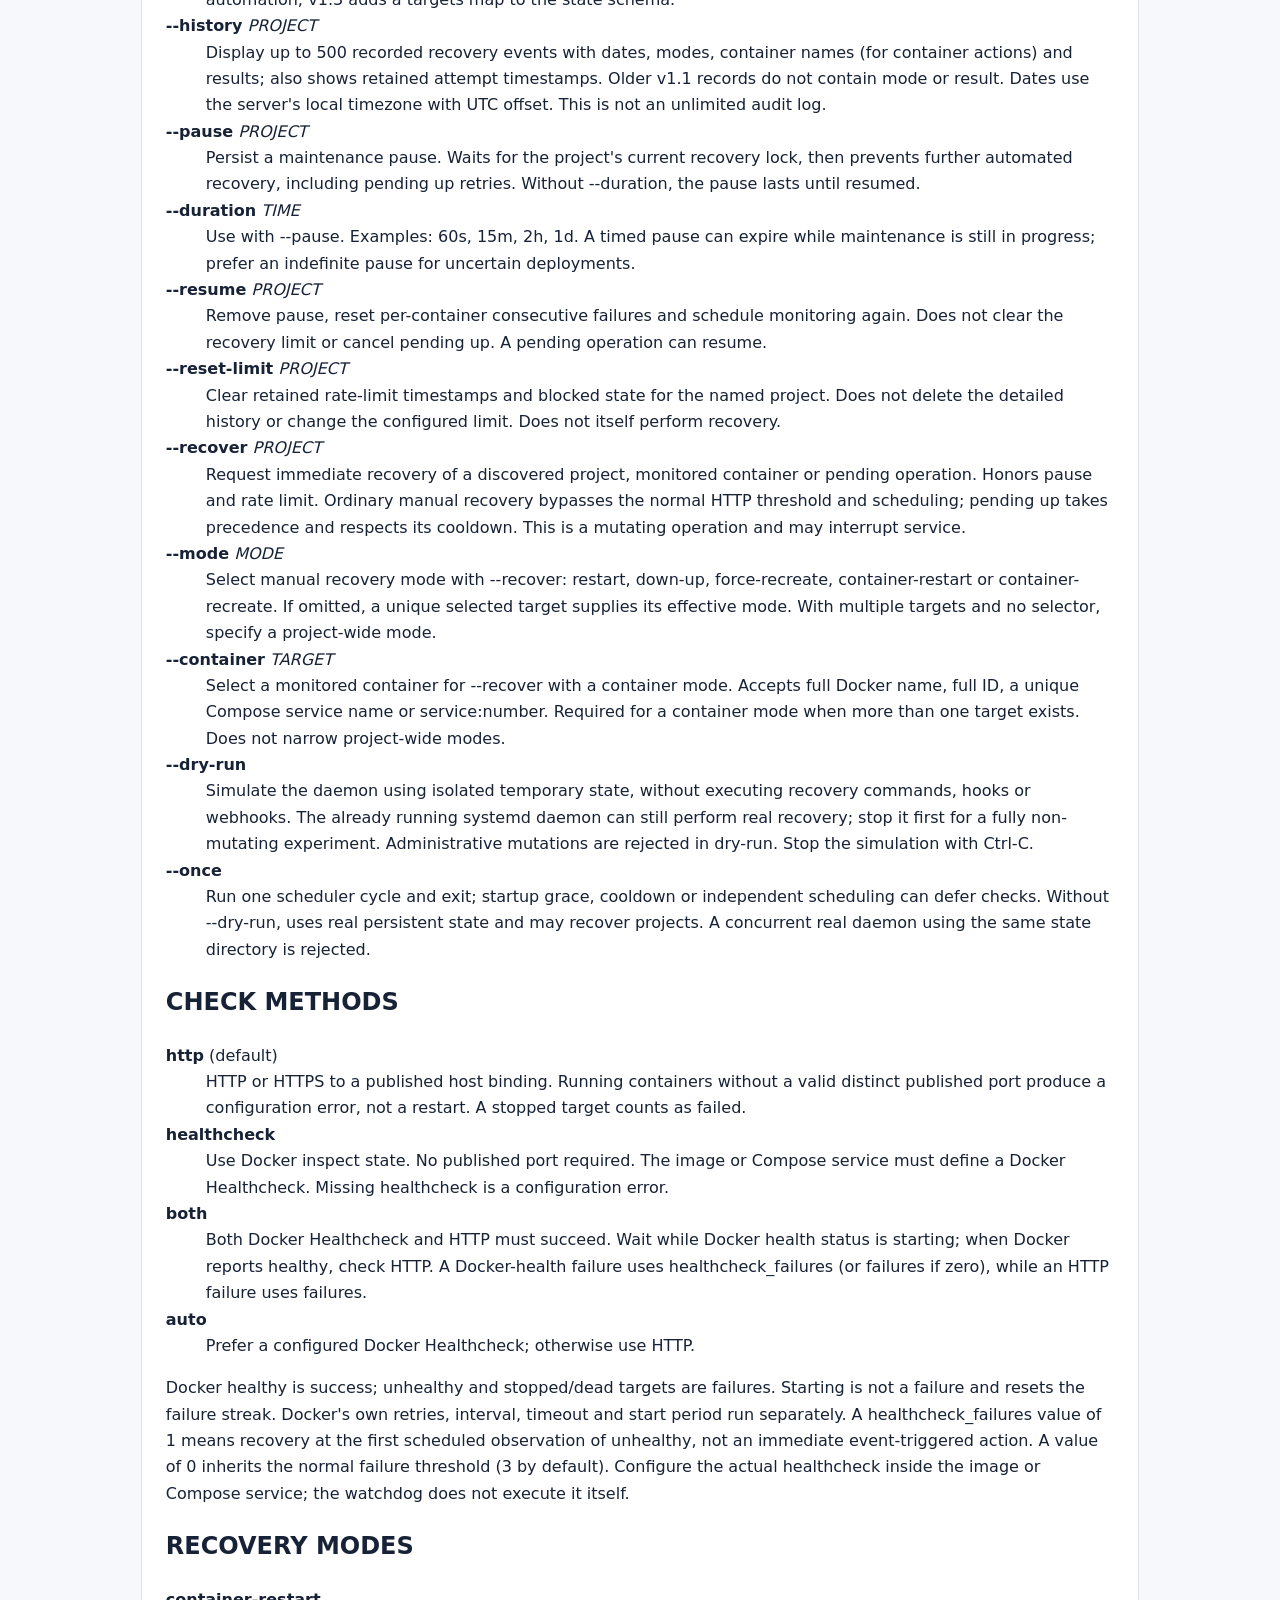
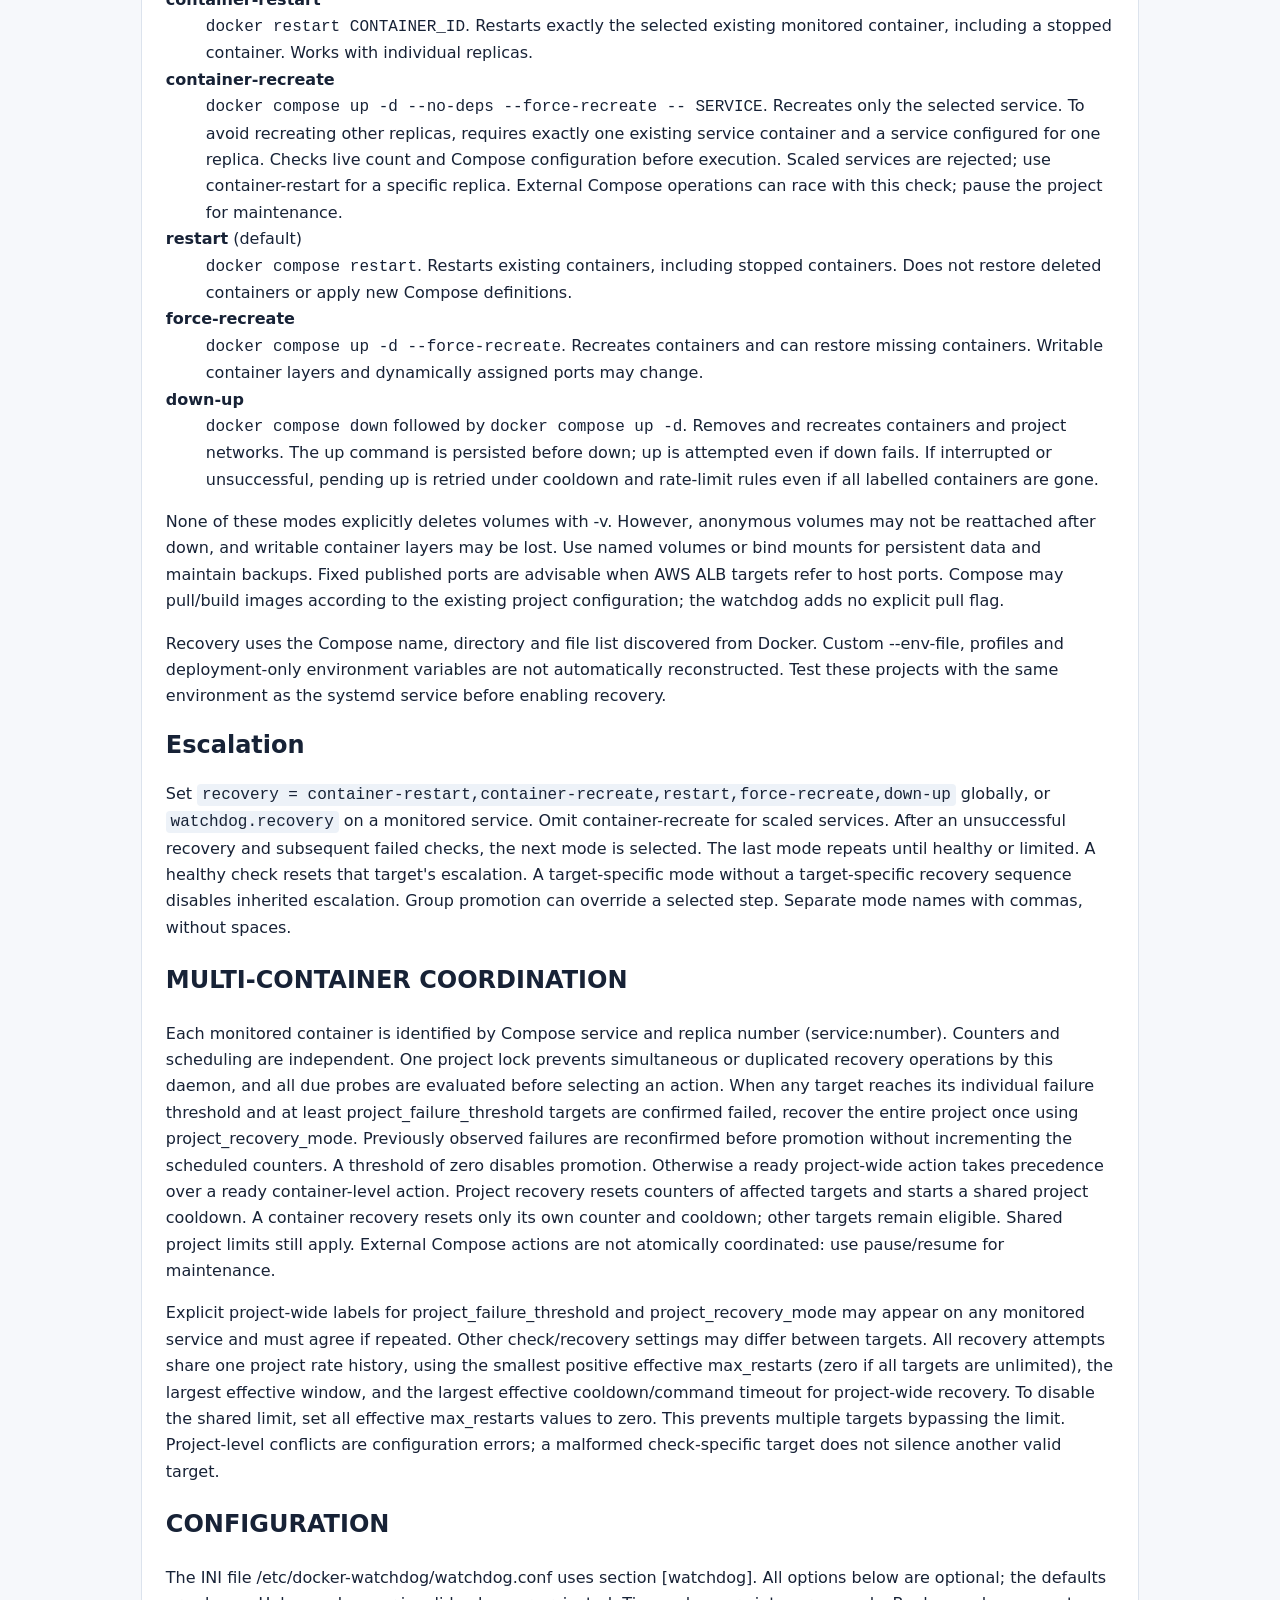
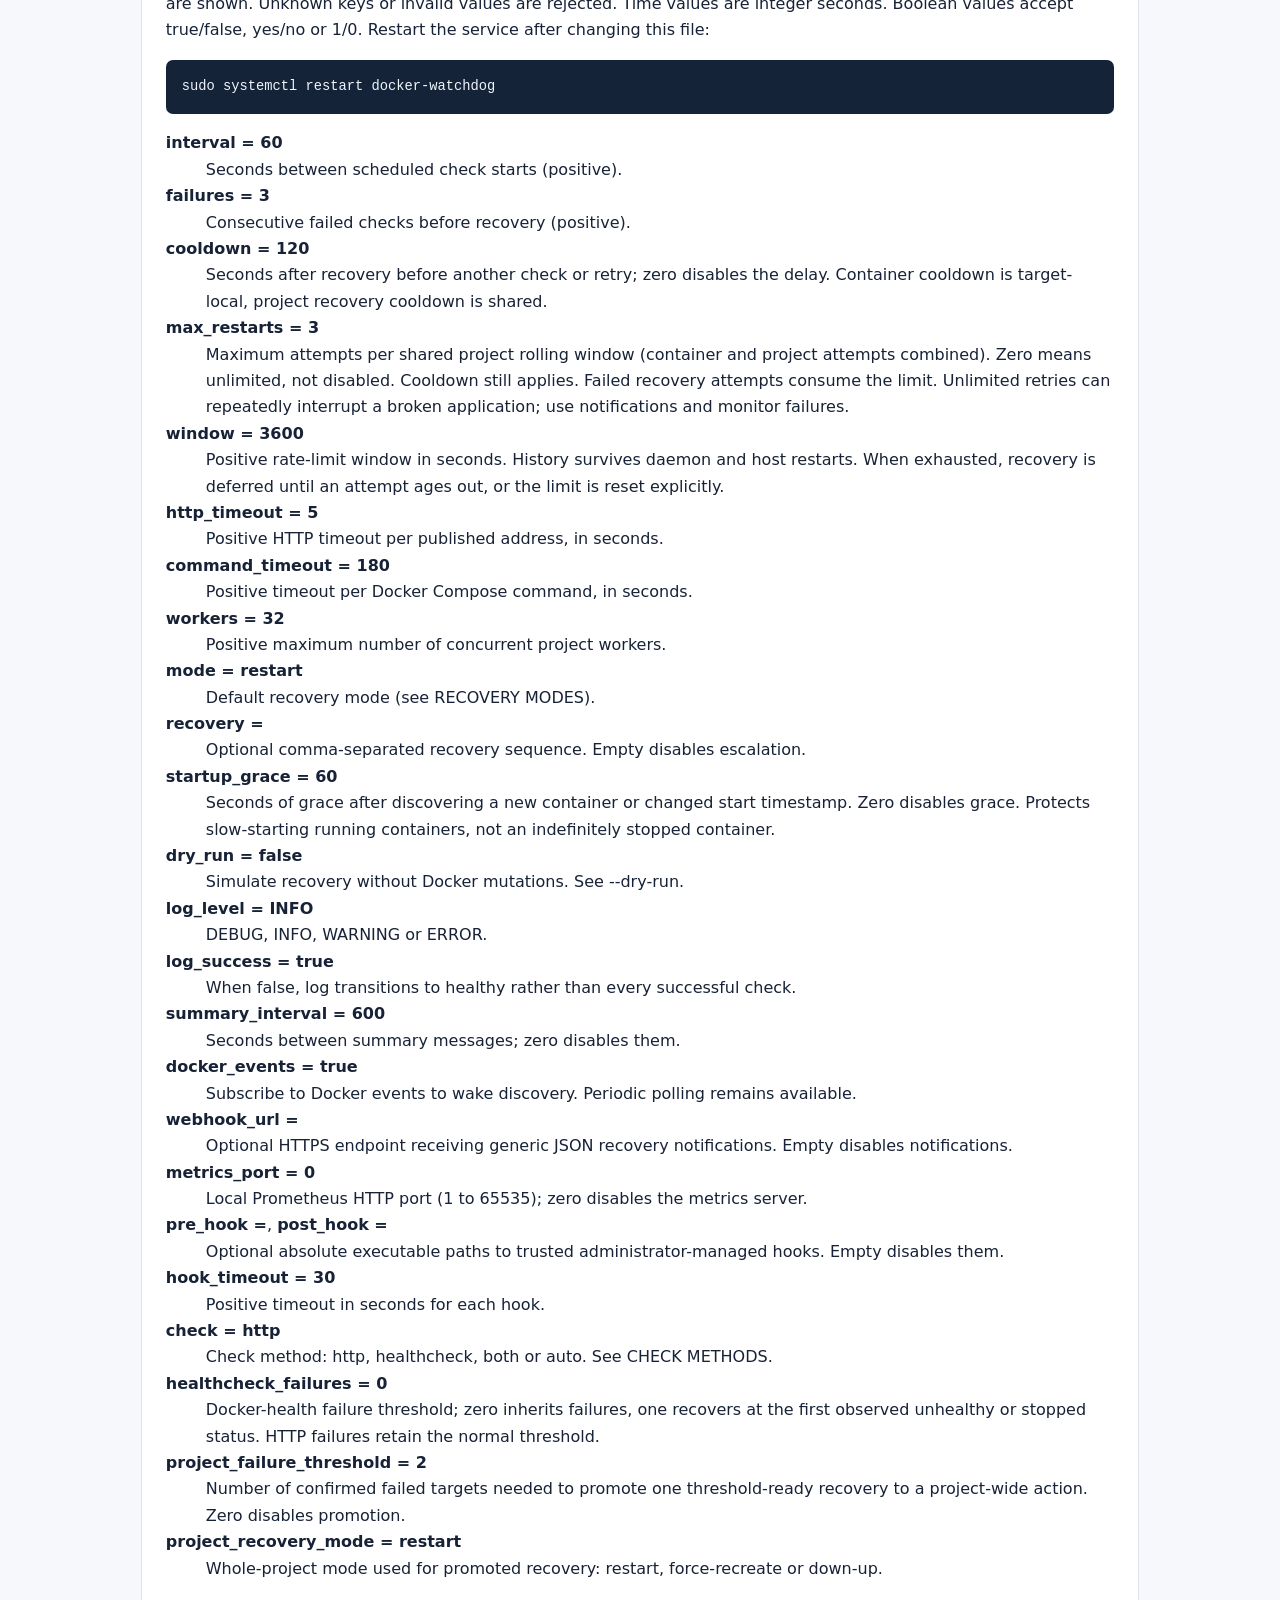
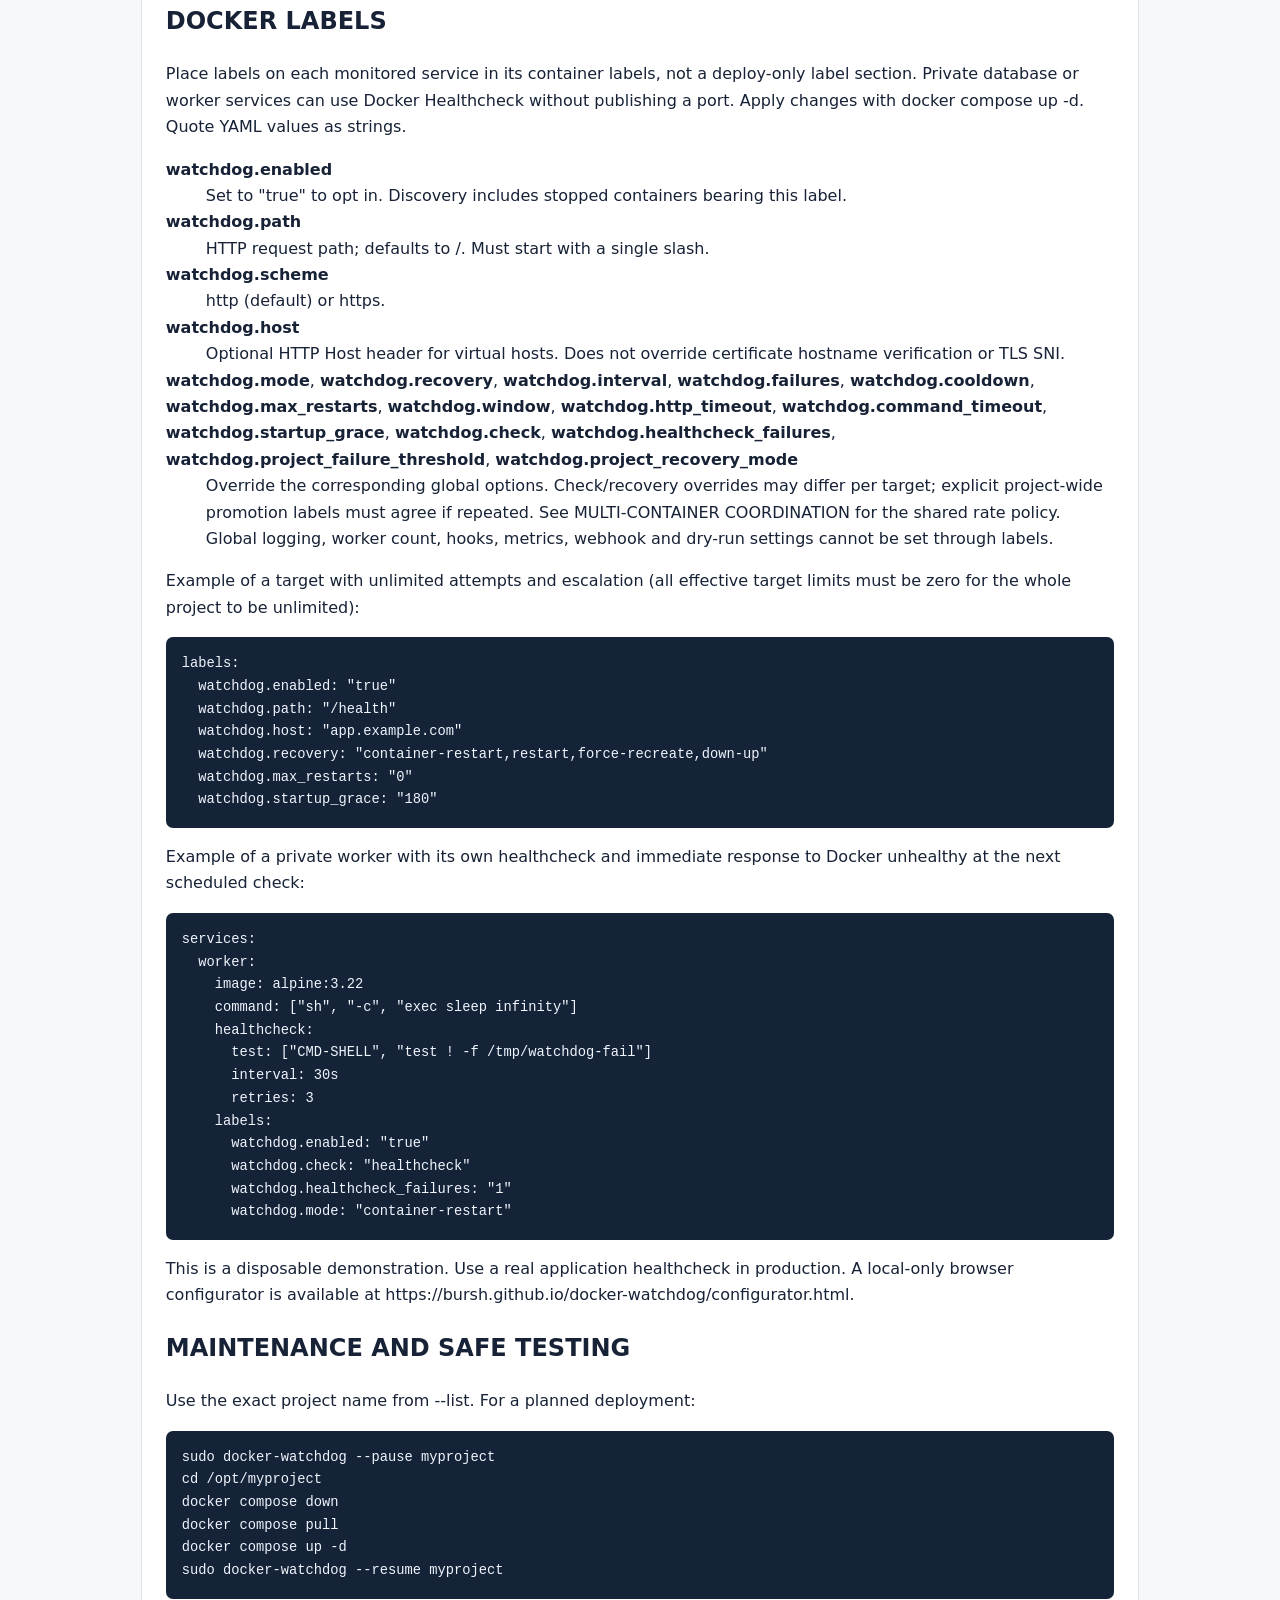
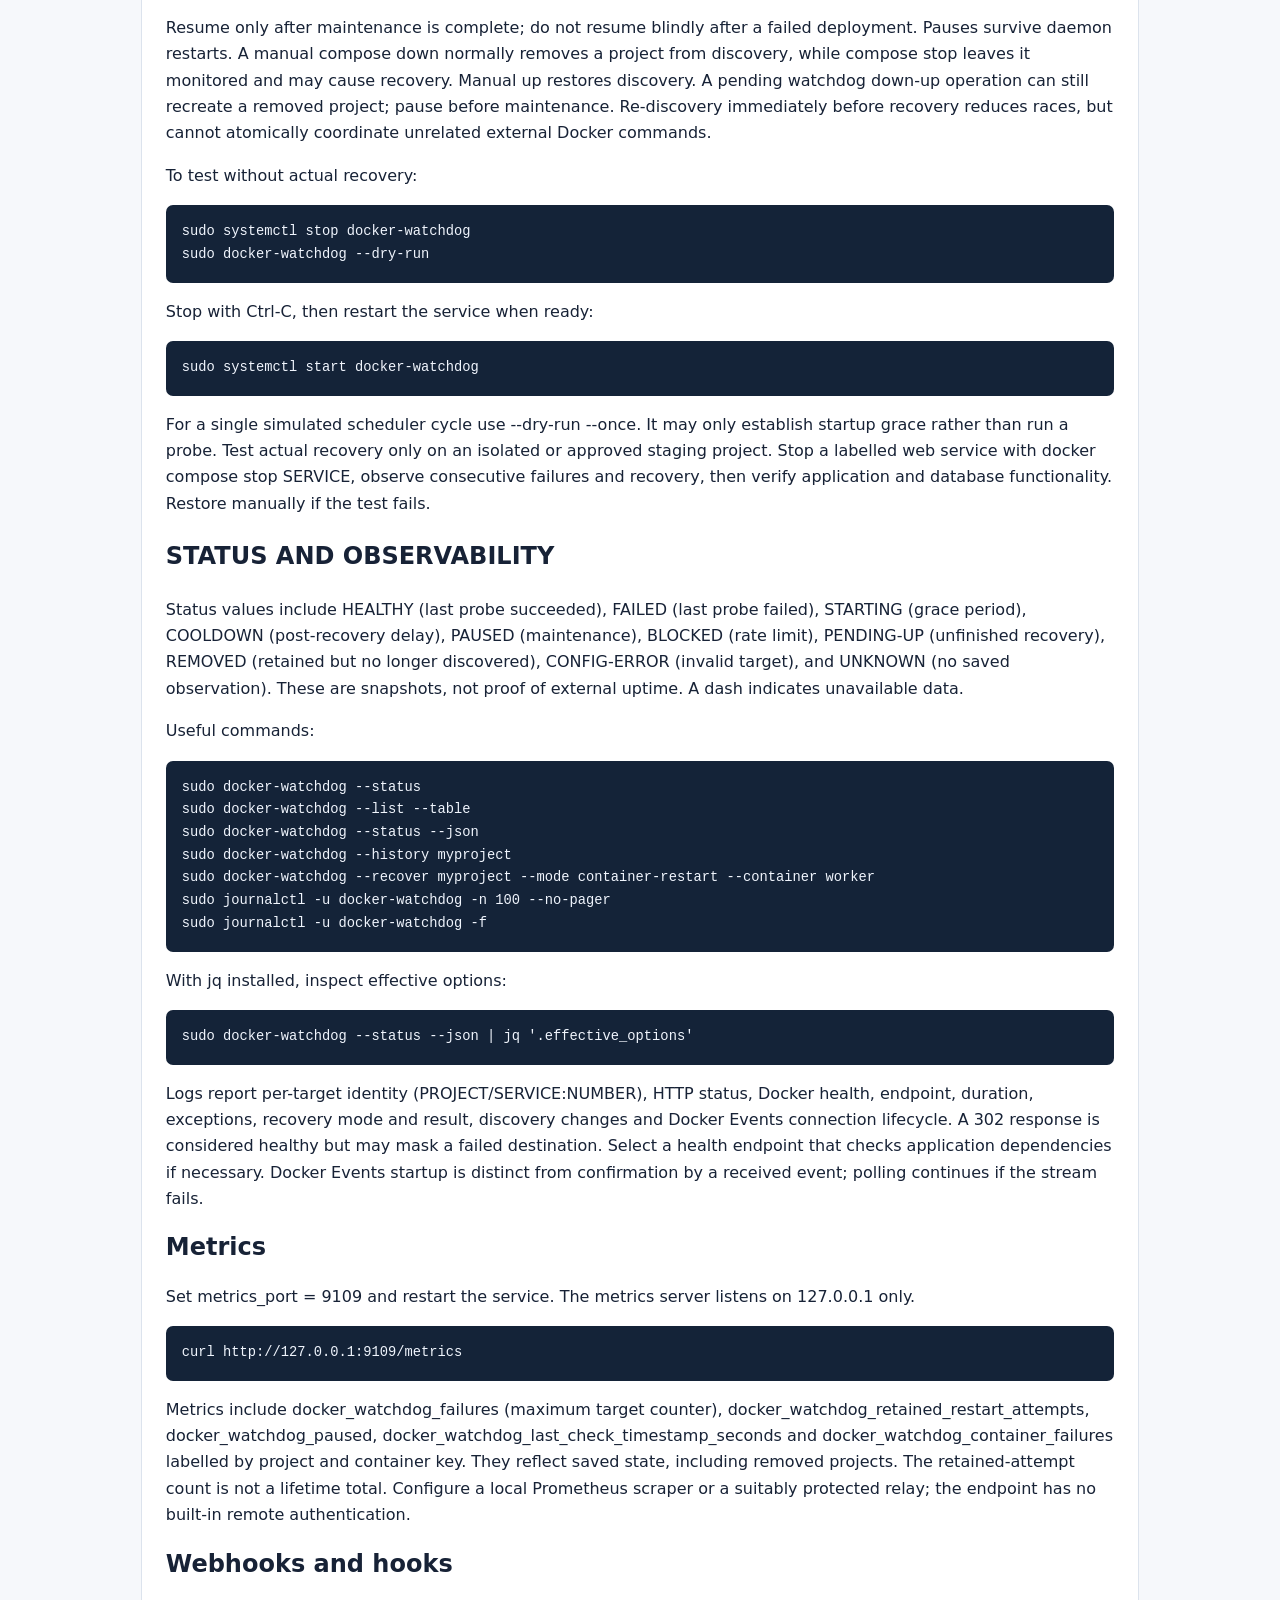
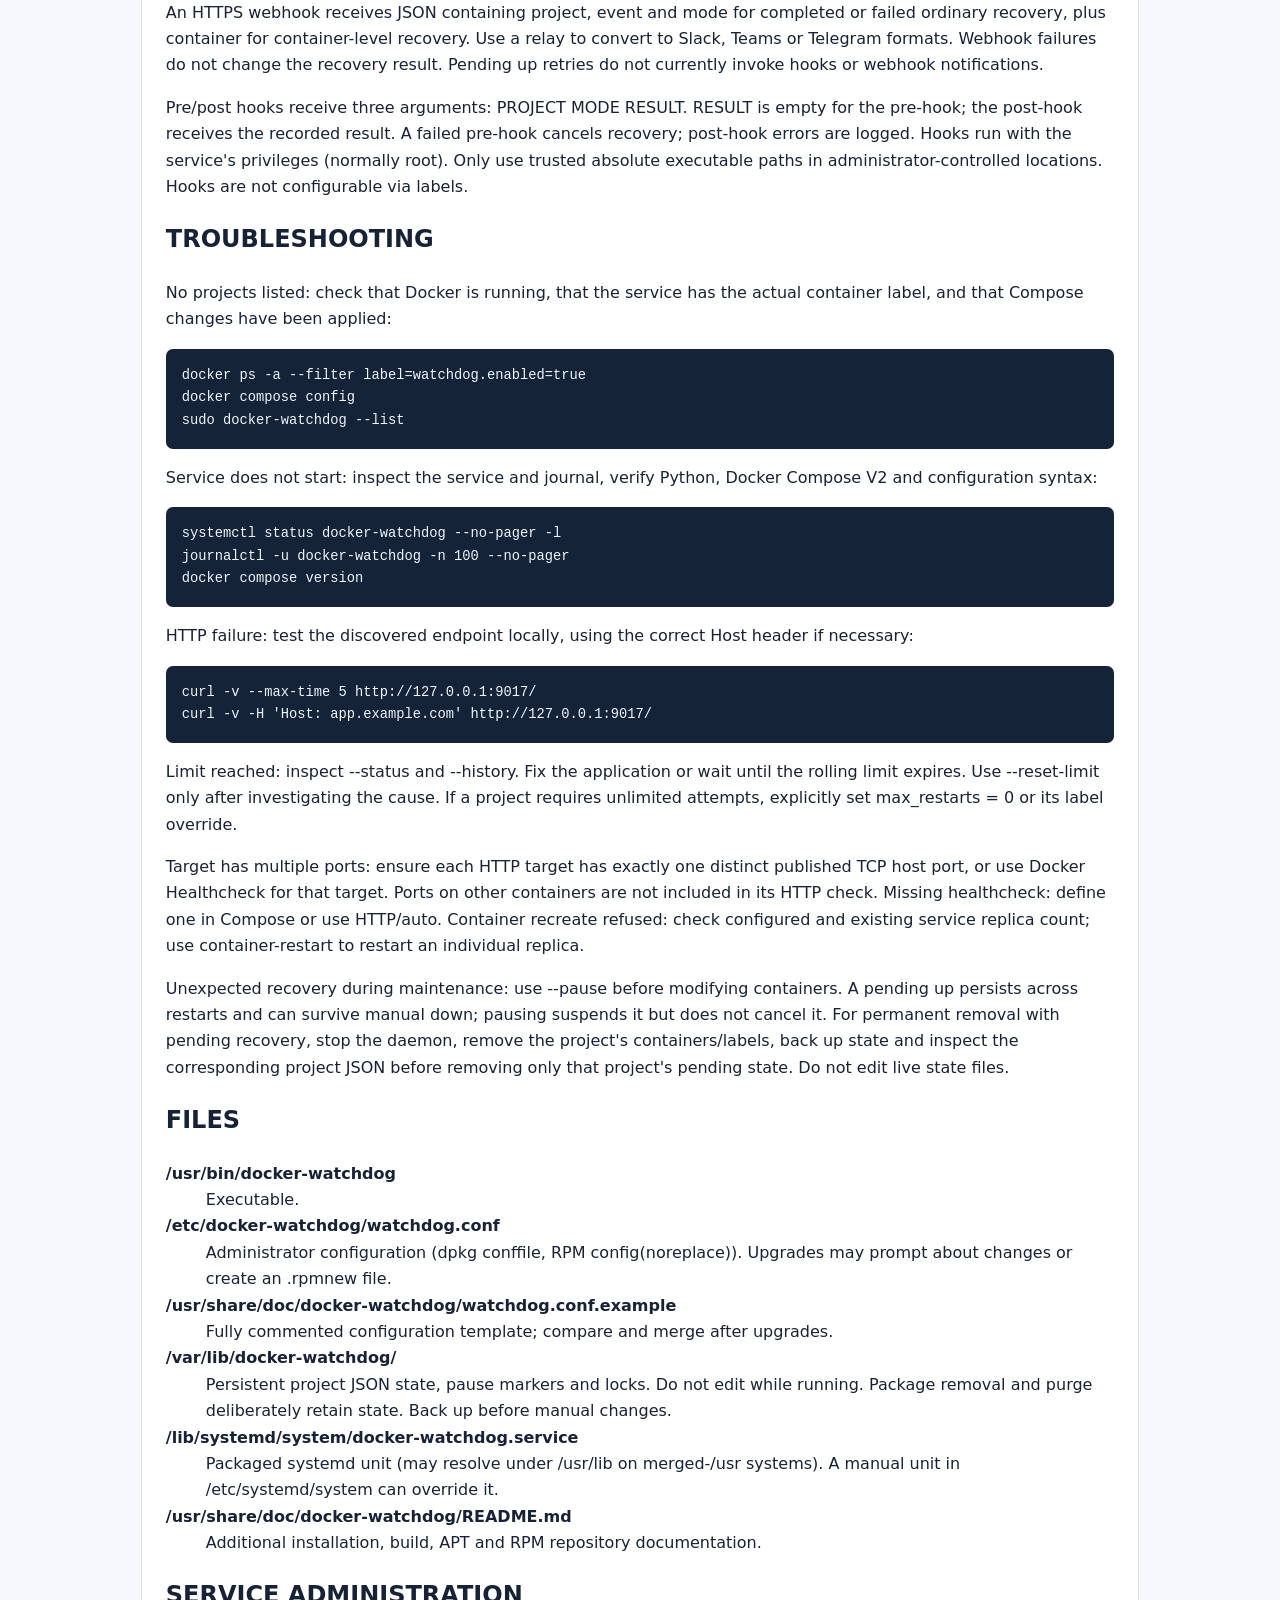
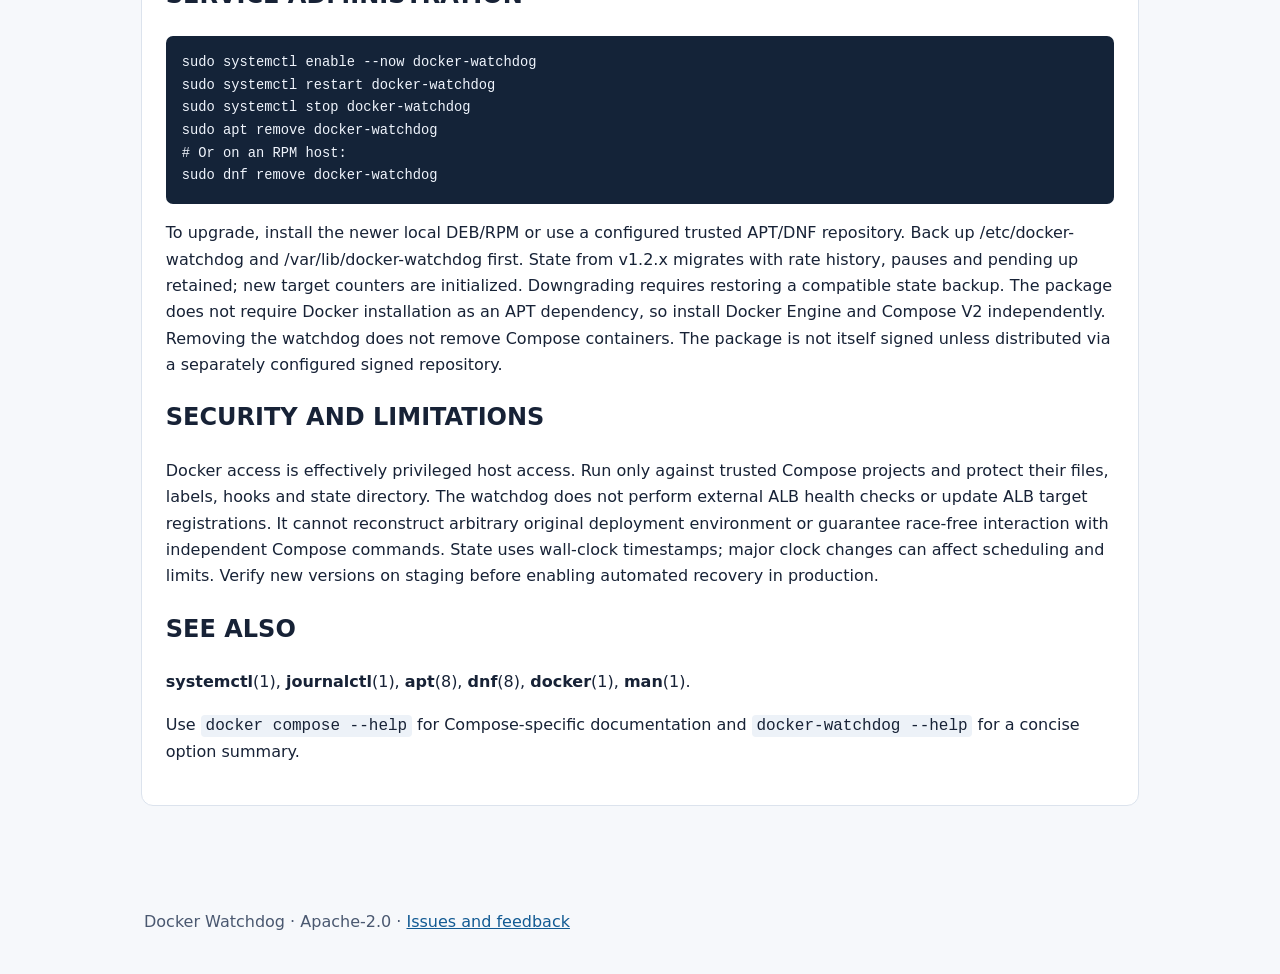
<file: docs/manual.html>
<!doctype html><html lang="en"><head><meta charset="utf-8"><meta name="viewport" content="width=device-width, initial-scale=1"><meta name="description" content="Docker Watchdog Manual"><title>Manual | Docker Watchdog</title><link rel="stylesheet" href="style.css"></head><body><header><div class="inner"><small>DOCKER WATCHDOG / v1.3.0</small><h1>Manual</h1><p>Complete command-line and configuration reference.</p><nav aria-label="Main navigation"><a href="index.html">Overview</a><a href="install.html">Installation</a><a href="manual.html">Manual</a><a class="nav-cta" href="configurator.html">Label configurator</a><a href="https://github.com/bursh/docker-watchdog/releases">Releases</a><a href="https://github.com/bursh/docker-watchdog">GitHub</a></nav></div></header><main><section><h1 id="name">NAME</h1>
<p>docker-watchdog - discover, monitor and recover Docker Compose
projects</p>
<h1 id="synopsis">SYNOPSIS</h1>
<p><strong>docker-watchdog</strong> [<strong>--config</strong>
<em>PATH</em>] [<strong>--state-dir</strong> <em>PATH</em>]
[<strong>--dry-run</strong>] [<strong>--once</strong>]</p>
<p><strong>docker-watchdog</strong> <strong>--list</strong>
[<strong>--table</strong> | <strong>--json</strong>]</p>
<p><strong>docker-watchdog</strong> <strong>--status</strong>
[<strong>--json</strong> | <strong>--raw</strong>]</p>
<p><strong>docker-watchdog</strong> <strong>--history</strong>
<em>PROJECT</em> [<strong>--json</strong> | <strong>--raw</strong>]</p>
<p><strong>docker-watchdog</strong> <strong>--pause</strong>
<em>PROJECT</em> [<strong>--duration</strong> <em>TIME</em>]</p>
<p><strong>docker-watchdog</strong> <strong>--resume</strong>
<em>PROJECT</em></p>
<p><strong>docker-watchdog</strong> <strong>--reset-limit</strong>
<em>PROJECT</em></p>
<p><strong>docker-watchdog</strong> <strong>--recover</strong>
<em>PROJECT</em> [<strong>--mode</strong> <em>MODE</em>]
[<strong>--container</strong> <em>TARGET</em>]</p>
<p><strong>docker-watchdog</strong> <strong>--help</strong> |
<strong>--version</strong></p>
<h1 id="description">DESCRIPTION</h1>
<p>Docker Watchdog is a centralized Linux service that monitors HTTP
availability and Docker Healthcheck status of Docker Compose containers
on the local Docker host. It requires Python 3, Docker Engine and Docker
Compose V2. The Debian and RPM packages install a systemd service;
normally no separate watchdog container is needed.</p>
<p>Projects opt in using the container label
<code>watchdog.enabled=true</code>. Multiple labelled services and
replicas can be monitored in one project. Each HTTP target supports one
distinct published TCP host port (IPv4 and IPv6 bindings of the same
port are allowed). Healthcheck-only targets do not need published ports.
Unlabelled services are not monitored but are included in whole-project
recovery. Stopped labelled containers remain discoverable; one-off
Compose containers are ignored. Ambiguous or invalid targets are not
recovered automatically.</p>
<p>The watchdog obtains the project name, working directory and Compose
file list from Docker metadata. It probes the actual published host port
directly, bypassing external DNS, load balancers and proxies. Wildcard
IPv4/IPv6 addresses become 127.0.0.1/::1. A successful response from an
available endpoint is sufficient. HTTP 2xx and 3xx count as healthy;
redirects are not followed. HTTP errors and connection failures count as
failed checks. HTTPS validates certificates against the binding address;
the Host header does not set TLS SNI. Prefer a local HTTP health
endpoint behind an AWS ALB terminating TLS.</p>
<p>By default, three consecutive failures at 60-second intervals trigger
recovery of the entire project. Each target has its own counter,
schedule and escalation. A successful check resets only that target.
Individual container recovery applies a 120-second cooldown to the
affected container; project recovery applies the cooldown to the whole
project. One project worker processes its due targets and chooses one
recovery under a shared lock; different projects can run in parallel.
Worker saturation, Docker latency and HTTP timeouts can delay execution.
Docker events wake discovery but do not bypass the check interval.</p>
<h1 id="quick-start">QUICK START</h1>
<p>Install the local package for your distribution and inspect the
service:</p>
<pre><code>sudo apt install ./docker-watchdog_1.3.0-1_all.deb
# Or on a compatible RPM host:
sudo dnf install ./docker-watchdog-1.3.0-1.noarch.rpm
sudo systemctl status docker-watchdog</code></pre>
<p>Add labels to a web service in its existing Compose file. For private
services use Docker Healthcheck (see CHECK METHODS). For example:</p>
<pre><code>services:
  nginx:
    image: nginx:alpine
    ports:
      - &quot;9017:80&quot;
    labels:
      watchdog.enabled: &quot;true&quot;
      watchdog.path: &quot;/&quot;
      watchdog.mode: &quot;restart&quot;</code></pre>
<p>Apply the Compose changes from the project directory:</p>
<pre><code>docker compose up -d
sudo docker-watchdog --list --table
sudo docker-watchdog --status
sudo journalctl -u docker-watchdog -f</code></pre>
<p>Use the actual application health path if available. No manual port
configuration is required. The example project name is not necessarily
the directory name; use the name returned by --list.</p>
<h1 id="options">OPTIONS</h1>
<dl>
<dt><strong>--help</strong>, <strong>-h</strong></dt>
<dd>
Show command-line usage and exit.
</dd>
<dt><strong>--version</strong></dt>
<dd>
Print the program version and exit.
</dd>
<dt><strong>--config</strong> <em>PATH</em></dt>
<dd>
Read an alternative INI configuration. Default:
/etc/docker-watchdog/watchdog.conf. Applies to daemon and CLI
operations. Missing files use built-in defaults.
</dd>
<dt><strong>--state-dir</strong> <em>PATH</em></dt>
<dd>
Select persistent state directory; default /var/lib/docker-watchdog. Do
not run two real daemons against the same Docker host with separate
state directories.
</dd>
<dt><strong>--list</strong></dt>
<dd>
Discover current labelled projects and print legacy JSON Lines (one JSON
object per project). Does not perform a health probe or recovery.
Includes project name, directory, Compose files, scheme, path, host,
endpoints and mode where available, plus a containers array. For
multiple targets, project endpoints are combined and mode is multiple.
</dd>
<dt><strong>--table</strong></dt>
<dd>
With --list, display a human-readable table rather than JSON Lines.
</dd>
<dt><strong>--status</strong></dt>
<dd>
Show current discovered and retained project state, including
project-level rate policy and per-container health, failure counts,
method, mode and last observation. It reads saved results and current
Docker metadata, not a live HTTP probe. Effective settings are
calculated from the CLI configuration and current labels, so restart the
daemon after changing configuration.
</dd>
<dt><strong>--json</strong></dt>
<dd>
With --list or --status, emit enriched JSON Lines including effective
settings. With --history, emit a JSON object with dated history. Do not
combine with --table or --raw.
</dd>
<dt><strong>--raw</strong></dt>
<dd>
With --status or --history, emit the legacy raw state schema, including
Unix timestamps. Useful for older automation; v1.3 adds a targets map to
the state schema.
</dd>
<dt><strong>--history</strong> <em>PROJECT</em></dt>
<dd>
Display up to 500 recorded recovery events with dates, modes, container
names (for container actions) and results; also shows retained attempt
timestamps. Older v1.1 records do not contain mode or result. Dates use
the server's local timezone with UTC offset. This is not an unlimited
audit log.
</dd>
<dt><strong>--pause</strong> <em>PROJECT</em></dt>
<dd>
Persist a maintenance pause. Waits for the project's current recovery
lock, then prevents further automated recovery, including pending up
retries. Without --duration, the pause lasts until resumed.
</dd>
<dt><strong>--duration</strong> <em>TIME</em></dt>
<dd>
Use with --pause. Examples: 60s, 15m, 2h, 1d. A timed pause can expire
while maintenance is still in progress; prefer an indefinite pause for
uncertain deployments.
</dd>
<dt><strong>--resume</strong> <em>PROJECT</em></dt>
<dd>
Remove pause, reset per-container consecutive failures and schedule
monitoring again. Does not clear the recovery limit or cancel pending
up. A pending operation can resume.
</dd>
<dt><strong>--reset-limit</strong> <em>PROJECT</em></dt>
<dd>
Clear retained rate-limit timestamps and blocked state for the named
project. Does not delete the detailed history or change the configured
limit. Does not itself perform recovery.
</dd>
<dt><strong>--recover</strong> <em>PROJECT</em></dt>
<dd>
Request immediate recovery of a discovered project, monitored container
or pending operation. Honors pause and rate limit. Ordinary manual
recovery bypasses the normal HTTP threshold and scheduling; pending up
takes precedence and respects its cooldown. This is a mutating operation
and may interrupt service.
</dd>
<dt><strong>--mode</strong> <em>MODE</em></dt>
<dd>
Select manual recovery mode with --recover: restart, down-up,
force-recreate, container-restart or container-recreate. If omitted, a
unique selected target supplies its effective mode. With multiple
targets and no selector, specify a project-wide mode.
</dd>
<dt><strong>--container</strong> <em>TARGET</em></dt>
<dd>
Select a monitored container for --recover with a container mode.
Accepts full Docker name, full ID, a unique Compose service name or
service:number. Required for a container mode when more than one target
exists. Does not narrow project-wide modes.
</dd>
<dt><strong>--dry-run</strong></dt>
<dd>
Simulate the daemon using isolated temporary state, without executing
recovery commands, hooks or webhooks. The already running systemd daemon
can still perform real recovery; stop it first for a fully non-mutating
experiment. Administrative mutations are rejected in dry-run. Stop the
simulation with Ctrl-C.
</dd>
<dt><strong>--once</strong></dt>
<dd>
Run one scheduler cycle and exit; startup grace, cooldown or independent
scheduling can defer checks. Without --dry-run, uses real persistent
state and may recover projects. A concurrent real daemon using the same
state directory is rejected.
</dd>
</dl>
<h1 id="check-methods">CHECK METHODS</h1>
<dl>
<dt><strong>http</strong> (default)</dt>
<dd>
HTTP or HTTPS to a published host binding. Running containers without a
valid distinct published port produce a configuration error, not a
restart. A stopped target counts as failed.
</dd>
<dt><strong>healthcheck</strong></dt>
<dd>
Use Docker inspect state. No published port required. The image or
Compose service must define a Docker Healthcheck. Missing healthcheck is
a configuration error.
</dd>
<dt><strong>both</strong></dt>
<dd>
Both Docker Healthcheck and HTTP must succeed. Wait while Docker health
status is starting; when Docker reports healthy, check HTTP. A
Docker-health failure uses healthcheck_failures (or failures if zero),
while an HTTP failure uses failures.
</dd>
<dt><strong>auto</strong></dt>
<dd>
Prefer a configured Docker Healthcheck; otherwise use HTTP.
</dd>
</dl>
<p>Docker healthy is success; unhealthy and stopped/dead targets are
failures. Starting is not a failure and resets the failure streak.
Docker's own retries, interval, timeout and start period run separately.
A healthcheck_failures value of 1 means recovery at the first scheduled
observation of unhealthy, not an immediate event-triggered action. A
value of 0 inherits the normal failure threshold (3 by default).
Configure the actual healthcheck inside the image or Compose service;
the watchdog does not execute it itself.</p>
<h1 id="recovery-modes">RECOVERY MODES</h1>
<dl>
<dt><strong>container-restart</strong></dt>
<dd>
<code>docker restart CONTAINER_ID</code>. Restarts exactly the selected
existing monitored container, including a stopped container. Works with
individual replicas.
</dd>
<dt><strong>container-recreate</strong></dt>
<dd>
<code>docker compose up -d --no-deps --force-recreate -- SERVICE</code>.
Recreates only the selected service. To avoid recreating other replicas,
requires exactly one existing service container and a service configured
for one replica. Checks live count and Compose configuration before
execution. Scaled services are rejected; use container-restart for a
specific replica. External Compose operations can race with this check;
pause the project for maintenance.
</dd>
<dt><strong>restart</strong> (default)</dt>
<dd>
<code>docker compose restart</code>. Restarts existing containers,
including stopped containers. Does not restore deleted containers or
apply new Compose definitions.
</dd>
<dt><strong>force-recreate</strong></dt>
<dd>
<code>docker compose up -d --force-recreate</code>. Recreates containers
and can restore missing containers. Writable container layers and
dynamically assigned ports may change.
</dd>
<dt><strong>down-up</strong></dt>
<dd>
<code>docker compose down</code> followed by
<code>docker compose up -d</code>. Removes and recreates containers and
project networks. The up command is persisted before down; up is
attempted even if down fails. If interrupted or unsuccessful, pending up
is retried under cooldown and rate-limit rules even if all labelled
containers are gone.
</dd>
</dl>
<p>None of these modes explicitly deletes volumes with -v. However,
anonymous volumes may not be reattached after down, and writable
container layers may be lost. Use named volumes or bind mounts for
persistent data and maintain backups. Fixed published ports are
advisable when AWS ALB targets refer to host ports. Compose may
pull/build images according to the existing project configuration; the
watchdog adds no explicit pull flag.</p>
<p>Recovery uses the Compose name, directory and file list discovered
from Docker. Custom --env-file, profiles and deployment-only environment
variables are not automatically reconstructed. Test these projects with
the same environment as the systemd service before enabling
recovery.</p>
<h2 id="escalation">Escalation</h2>
<p>Set
<code>recovery = container-restart,container-recreate,restart,force-recreate,down-up</code>
globally, or <code>watchdog.recovery</code> on a monitored service. Omit
container-recreate for scaled services. After an unsuccessful recovery
and subsequent failed checks, the next mode is selected. The last mode
repeats until healthy or limited. A healthy check resets that target's
escalation. A target-specific mode without a target-specific recovery
sequence disables inherited escalation. Group promotion can override a
selected step. Separate mode names with commas, without spaces.</p>
<h1 id="multi-container-coordination">MULTI-CONTAINER COORDINATION</h1>
<p>Each monitored container is identified by Compose service and replica
number (service:number). Counters and scheduling are independent. One
project lock prevents simultaneous or duplicated recovery operations by
this daemon, and all due probes are evaluated before selecting an
action. When any target reaches its individual failure threshold and at
least project_failure_threshold targets are confirmed failed, recover
the entire project once using project_recovery_mode. Previously observed
failures are reconfirmed before promotion without incrementing the
scheduled counters. A threshold of zero disables promotion. Otherwise a
ready project-wide action takes precedence over a ready container-level
action. Project recovery resets counters of affected targets and starts
a shared project cooldown. A container recovery resets only its own
counter and cooldown; other targets remain eligible. Shared project
limits still apply. External Compose actions are not atomically
coordinated: use pause/resume for maintenance.</p>
<p>Explicit project-wide labels for project_failure_threshold and
project_recovery_mode may appear on any monitored service and must agree
if repeated. Other check/recovery settings may differ between targets.
All recovery attempts share one project rate history, using the smallest
positive effective max_restarts (zero if all targets are unlimited), the
largest effective window, and the largest effective cooldown/command
timeout for project-wide recovery. To disable the shared limit, set all
effective max_restarts values to zero. This prevents multiple targets
bypassing the limit. Project-level conflicts are configuration errors; a
malformed check-specific target does not silence another valid
target.</p>
<h1 id="configuration">CONFIGURATION</h1>
<p>The INI file /etc/docker-watchdog/watchdog.conf uses section
[watchdog]. All options below are optional; the defaults are shown.
Unknown keys or invalid values are rejected. Time values are integer
seconds. Boolean values accept true/false, yes/no or 1/0. Restart the
service after changing this file:</p>
<pre><code>sudo systemctl restart docker-watchdog</code></pre>
<dl>
<dt><strong>interval = 60</strong></dt>
<dd>
Seconds between scheduled check starts (positive).
</dd>
<dt><strong>failures = 3</strong></dt>
<dd>
Consecutive failed checks before recovery (positive).
</dd>
<dt><strong>cooldown = 120</strong></dt>
<dd>
Seconds after recovery before another check or retry; zero disables the
delay. Container cooldown is target-local, project recovery cooldown is
shared.
</dd>
<dt><strong>max_restarts = 3</strong></dt>
<dd>
Maximum attempts per shared project rolling window (container and
project attempts combined). Zero means unlimited, not disabled. Cooldown
still applies. Failed recovery attempts consume the limit. Unlimited
retries can repeatedly interrupt a broken application; use notifications
and monitor failures.
</dd>
<dt><strong>window = 3600</strong></dt>
<dd>
Positive rate-limit window in seconds. History survives daemon and host
restarts. When exhausted, recovery is deferred until an attempt ages
out, or the limit is reset explicitly.
</dd>
<dt><strong>http_timeout = 5</strong></dt>
<dd>
Positive HTTP timeout per published address, in seconds.
</dd>
<dt><strong>command_timeout = 180</strong></dt>
<dd>
Positive timeout per Docker Compose command, in seconds.
</dd>
<dt><strong>workers = 32</strong></dt>
<dd>
Positive maximum number of concurrent project workers.
</dd>
<dt><strong>mode = restart</strong></dt>
<dd>
Default recovery mode (see RECOVERY MODES).
</dd>
<dt><strong>recovery =</strong></dt>
<dd>
Optional comma-separated recovery sequence. Empty disables escalation.
</dd>
<dt><strong>startup_grace = 60</strong></dt>
<dd>
Seconds of grace after discovering a new container or changed start
timestamp. Zero disables grace. Protects slow-starting running
containers, not an indefinitely stopped container.
</dd>
<dt><strong>dry_run = false</strong></dt>
<dd>
Simulate recovery without Docker mutations. See --dry-run.
</dd>
<dt><strong>log_level = INFO</strong></dt>
<dd>
DEBUG, INFO, WARNING or ERROR.
</dd>
<dt><strong>log_success = true</strong></dt>
<dd>
When false, log transitions to healthy rather than every successful
check.
</dd>
<dt><strong>summary_interval = 600</strong></dt>
<dd>
Seconds between summary messages; zero disables them.
</dd>
<dt><strong>docker_events = true</strong></dt>
<dd>
Subscribe to Docker events to wake discovery. Periodic polling remains
available.
</dd>
<dt><strong>webhook_url =</strong></dt>
<dd>
Optional HTTPS endpoint receiving generic JSON recovery notifications.
Empty disables notifications.
</dd>
<dt><strong>metrics_port = 0</strong></dt>
<dd>
Local Prometheus HTTP port (1 to 65535); zero disables the metrics
server.
</dd>
<dt><strong>pre_hook =</strong>, <strong>post_hook =</strong></dt>
<dd>
Optional absolute executable paths to trusted administrator-managed
hooks. Empty disables them.
</dd>
<dt><strong>hook_timeout = 30</strong></dt>
<dd>
Positive timeout in seconds for each hook.
</dd>
<dt><strong>check = http</strong></dt>
<dd>
Check method: http, healthcheck, both or auto. See CHECK METHODS.
</dd>
<dt><strong>healthcheck_failures = 0</strong></dt>
<dd>
Docker-health failure threshold; zero inherits failures, one recovers at
the first observed unhealthy or stopped status. HTTP failures retain the
normal threshold.
</dd>
<dt><strong>project_failure_threshold = 2</strong></dt>
<dd>
Number of confirmed failed targets needed to promote one threshold-ready
recovery to a project-wide action. Zero disables promotion.
</dd>
<dt><strong>project_recovery_mode = restart</strong></dt>
<dd>
Whole-project mode used for promoted recovery: restart, force-recreate
or down-up.
</dd>
</dl>
<h1 id="docker-labels">DOCKER LABELS</h1>
<p>Place labels on each monitored service in its container labels, not a
deploy-only label section. Private database or worker services can use
Docker Healthcheck without publishing a port. Apply changes with docker
compose up -d. Quote YAML values as strings.</p>
<dl>
<dt><strong>watchdog.enabled</strong></dt>
<dd>
Set to "true" to opt in. Discovery includes stopped containers bearing
this label.
</dd>
<dt><strong>watchdog.path</strong></dt>
<dd>
HTTP request path; defaults to /. Must start with a single slash.
</dd>
<dt><strong>watchdog.scheme</strong></dt>
<dd>
http (default) or https.
</dd>
<dt><strong>watchdog.host</strong></dt>
<dd>
Optional HTTP Host header for virtual hosts. Does not override
certificate hostname verification or TLS SNI.
</dd>
<dt><strong>watchdog.mode</strong>, <strong>watchdog.recovery</strong>,
<strong>watchdog.interval</strong>, <strong>watchdog.failures</strong>,
<strong>watchdog.cooldown</strong>,
<strong>watchdog.max_restarts</strong>,
<strong>watchdog.window</strong>,
<strong>watchdog.http_timeout</strong>,
<strong>watchdog.command_timeout</strong>,
<strong>watchdog.startup_grace</strong>,
<strong>watchdog.check</strong>,
<strong>watchdog.healthcheck_failures</strong>,
<strong>watchdog.project_failure_threshold</strong>,
<strong>watchdog.project_recovery_mode</strong></dt>
<dd>
Override the corresponding global options. Check/recovery overrides may
differ per target; explicit project-wide promotion labels must agree if
repeated. See MULTI-CONTAINER COORDINATION for the shared rate policy.
Global logging, worker count, hooks, metrics, webhook and dry-run
settings cannot be set through labels.
</dd>
</dl>
<p>Example of a target with unlimited attempts and escalation (all
effective target limits must be zero for the whole project to be
unlimited):</p>
<pre><code>labels:
  watchdog.enabled: &quot;true&quot;
  watchdog.path: &quot;/health&quot;
  watchdog.host: &quot;app.example.com&quot;
  watchdog.recovery: &quot;container-restart,restart,force-recreate,down-up&quot;
  watchdog.max_restarts: &quot;0&quot;
  watchdog.startup_grace: &quot;180&quot;</code></pre>
<p>Example of a private worker with its own healthcheck and immediate
response to Docker unhealthy at the next scheduled check:</p>
<pre><code>services:
  worker:
    image: alpine:3.22
    command: [&quot;sh&quot;, &quot;-c&quot;, &quot;exec sleep infinity&quot;]
    healthcheck:
      test: [&quot;CMD-SHELL&quot;, &quot;test ! -f /tmp/watchdog-fail&quot;]
      interval: 30s
      retries: 3
    labels:
      watchdog.enabled: &quot;true&quot;
      watchdog.check: &quot;healthcheck&quot;
      watchdog.healthcheck_failures: &quot;1&quot;
      watchdog.mode: &quot;container-restart&quot;</code></pre>
<p>This is a disposable demonstration. Use a real application
healthcheck in production. A local-only browser configurator is
available at
https://bursh.github.io/docker-watchdog/configurator.html.</p>
<h1 id="maintenance-and-safe-testing">MAINTENANCE AND SAFE TESTING</h1>
<p>Use the exact project name from --list. For a planned deployment:</p>
<pre><code>sudo docker-watchdog --pause myproject
cd /opt/myproject
docker compose down
docker compose pull
docker compose up -d
sudo docker-watchdog --resume myproject</code></pre>
<p>Resume only after maintenance is complete; do not resume blindly
after a failed deployment. Pauses survive daemon restarts. A manual
compose down normally removes a project from discovery, while compose
stop leaves it monitored and may cause recovery. Manual up restores
discovery. A pending watchdog down-up operation can still recreate a
removed project; pause before maintenance. Re-discovery immediately
before recovery reduces races, but cannot atomically coordinate
unrelated external Docker commands.</p>
<p>To test without actual recovery:</p>
<pre><code>sudo systemctl stop docker-watchdog
sudo docker-watchdog --dry-run</code></pre>
<p>Stop with Ctrl-C, then restart the service when ready:</p>
<pre><code>sudo systemctl start docker-watchdog</code></pre>
<p>For a single simulated scheduler cycle use --dry-run --once. It may
only establish startup grace rather than run a probe. Test actual
recovery only on an isolated or approved staging project. Stop a
labelled web service with docker compose stop SERVICE, observe
consecutive failures and recovery, then verify application and database
functionality. Restore manually if the test fails.</p>
<h1 id="status-and-observability">STATUS AND OBSERVABILITY</h1>
<p>Status values include HEALTHY (last probe succeeded), FAILED (last
probe failed), STARTING (grace period), COOLDOWN (post-recovery delay),
PAUSED (maintenance), BLOCKED (rate limit), PENDING-UP (unfinished
recovery), REMOVED (retained but no longer discovered), CONFIG-ERROR
(invalid target), and UNKNOWN (no saved observation). These are
snapshots, not proof of external uptime. A dash indicates unavailable
data.</p>
<p>Useful commands:</p>
<pre><code>sudo docker-watchdog --status
sudo docker-watchdog --list --table
sudo docker-watchdog --status --json
sudo docker-watchdog --history myproject
sudo docker-watchdog --recover myproject --mode container-restart --container worker
sudo journalctl -u docker-watchdog -n 100 --no-pager
sudo journalctl -u docker-watchdog -f</code></pre>
<p>With jq installed, inspect effective options:</p>
<pre><code>sudo docker-watchdog --status --json | jq &#39;.effective_options&#39;</code></pre>
<p>Logs report per-target identity (PROJECT/SERVICE:NUMBER), HTTP
status, Docker health, endpoint, duration, exceptions, recovery mode and
result, discovery changes and Docker Events connection lifecycle. A 302
response is considered healthy but may mask a failed destination. Select
a health endpoint that checks application dependencies if necessary.
Docker Events startup is distinct from confirmation by a received event;
polling continues if the stream fails.</p>
<h2 id="metrics">Metrics</h2>
<p>Set metrics_port = 9109 and restart the service. The metrics server
listens on 127.0.0.1 only.</p>
<pre><code>curl http://127.0.0.1:9109/metrics</code></pre>
<p>Metrics include docker_watchdog_failures (maximum target counter),
docker_watchdog_retained_restart_attempts, docker_watchdog_paused,
docker_watchdog_last_check_timestamp_seconds and
docker_watchdog_container_failures labelled by project and container
key. They reflect saved state, including removed projects. The
retained-attempt count is not a lifetime total. Configure a local
Prometheus scraper or a suitably protected relay; the endpoint has no
built-in remote authentication.</p>
<h2 id="webhooks-and-hooks">Webhooks and hooks</h2>
<p>An HTTPS webhook receives JSON containing project, event and mode for
completed or failed ordinary recovery, plus container for
container-level recovery. Use a relay to convert to Slack, Teams or
Telegram formats. Webhook failures do not change the recovery result.
Pending up retries do not currently invoke hooks or webhook
notifications.</p>
<p>Pre/post hooks receive three arguments: PROJECT MODE RESULT. RESULT
is empty for the pre-hook; the post-hook receives the recorded result. A
failed pre-hook cancels recovery; post-hook errors are logged. Hooks run
with the service's privileges (normally root). Only use trusted absolute
executable paths in administrator-controlled locations. Hooks are not
configurable via labels.</p>
<h1 id="troubleshooting">TROUBLESHOOTING</h1>
<p>No projects listed: check that Docker is running, that the service
has the actual container label, and that Compose changes have been
applied:</p>
<pre><code>docker ps -a --filter label=watchdog.enabled=true
docker compose config
sudo docker-watchdog --list</code></pre>
<p>Service does not start: inspect the service and journal, verify
Python, Docker Compose V2 and configuration syntax:</p>
<pre><code>systemctl status docker-watchdog --no-pager -l
journalctl -u docker-watchdog -n 100 --no-pager
docker compose version</code></pre>
<p>HTTP failure: test the discovered endpoint locally, using the correct
Host header if necessary:</p>
<pre><code>curl -v --max-time 5 http://127.0.0.1:9017/
curl -v -H &#39;Host: app.example.com&#39; http://127.0.0.1:9017/</code></pre>
<p>Limit reached: inspect --status and --history. Fix the application or
wait until the rolling limit expires. Use --reset-limit only after
investigating the cause. If a project requires unlimited attempts,
explicitly set max_restarts = 0 or its label override.</p>
<p>Target has multiple ports: ensure each HTTP target has exactly one
distinct published TCP host port, or use Docker Healthcheck for that
target. Ports on other containers are not included in its HTTP check.
Missing healthcheck: define one in Compose or use HTTP/auto. Container
recreate refused: check configured and existing service replica count;
use container-restart to restart an individual replica.</p>
<p>Unexpected recovery during maintenance: use --pause before modifying
containers. A pending up persists across restarts and can survive manual
down; pausing suspends it but does not cancel it. For permanent removal
with pending recovery, stop the daemon, remove the project's
containers/labels, back up state and inspect the corresponding project
JSON before removing only that project's pending state. Do not edit live
state files.</p>
<h1 id="files">FILES</h1>
<dl>
<dt><strong>/usr/bin/docker-watchdog</strong></dt>
<dd>
Executable.
</dd>
<dt><strong>/etc/docker-watchdog/watchdog.conf</strong></dt>
<dd>
Administrator configuration (dpkg conffile, RPM config(noreplace)).
Upgrades may prompt about changes or create an .rpmnew file.
</dd>
<dt><strong>/usr/share/doc/docker-watchdog/watchdog.conf.example</strong></dt>
<dd>
Fully commented configuration template; compare and merge after
upgrades.
</dd>
<dt><strong>/var/lib/docker-watchdog/</strong></dt>
<dd>
Persistent project JSON state, pause markers and locks. Do not edit
while running. Package removal and purge deliberately retain state. Back
up before manual changes.
</dd>
<dt><strong>/lib/systemd/system/docker-watchdog.service</strong></dt>
<dd>
Packaged systemd unit (may resolve under /usr/lib on merged-/usr
systems). A manual unit in /etc/systemd/system can override it.
</dd>
<dt><strong>/usr/share/doc/docker-watchdog/README.md</strong></dt>
<dd>
Additional installation, build, APT and RPM repository documentation.
</dd>
</dl>
<h1 id="service-administration">SERVICE ADMINISTRATION</h1>
<pre><code>sudo systemctl enable --now docker-watchdog
sudo systemctl restart docker-watchdog
sudo systemctl stop docker-watchdog
sudo apt remove docker-watchdog
# Or on an RPM host:
sudo dnf remove docker-watchdog</code></pre>
<p>To upgrade, install the newer local DEB/RPM or use a configured
trusted APT/DNF repository. Back up /etc/docker-watchdog and
/var/lib/docker-watchdog first. State from v1.2.x migrates with rate
history, pauses and pending up retained; new target counters are
initialized. Downgrading requires restoring a compatible state backup.
The package does not require Docker installation as an APT dependency,
so install Docker Engine and Compose V2 independently. Removing the
watchdog does not remove Compose containers. The package is not itself
signed unless distributed via a separately configured signed
repository.</p>
<h1 id="security-and-limitations">SECURITY AND LIMITATIONS</h1>
<p>Docker access is effectively privileged host access. Run only against
trusted Compose projects and protect their files, labels, hooks and
state directory. The watchdog does not perform external ALB health
checks or update ALB target registrations. It cannot reconstruct
arbitrary original deployment environment or guarantee race-free
interaction with independent Compose commands. State uses wall-clock
timestamps; major clock changes can affect scheduling and limits. Verify
new versions on staging before enabling automated recovery in
production.</p>
<h1 id="see-also">SEE ALSO</h1>
<p><strong>systemctl</strong>(1), <strong>journalctl</strong>(1),
<strong>apt</strong>(8), <strong>dnf</strong>(8),
<strong>docker</strong>(1), <strong>man</strong>(1).</p>
<p>Use <code>docker compose --help</code> for Compose-specific
documentation and <code>docker-watchdog --help</code> for a concise
option summary.</p>
</section></main><footer>Docker Watchdog · Apache-2.0 · <a href="https://github.com/bursh/docker-watchdog/issues">Issues and feedback</a></footer></body></html>
</file>
<file: docs/style.css>
*{box-sizing:border-box}body{margin:0;background:#f6f8fb;color:#172236;font:16px/1.65 system-ui,sans-serif}header{background:#152b45;color:#fff;padding:3.5rem 1.5rem}header .inner,main,footer{max-width:1040px;margin:auto}header h1{font-size:clamp(2rem,5vw,3.4rem);line-height:1.15;margin:.3em 0}header p{max-width:740px;color:#d4e1f0}nav{display:flex;flex-wrap:wrap;gap:1rem;margin-top:1.5rem}nav a{color:#c1e8ff;text-decoration:none;font-weight:600}main{padding:2rem 1.3rem 4rem}section{background:#fff;border:1px solid #dce3ed;border-radius:12px;padding:1.5rem;margin:0 0 1.4rem}h2,h3{line-height:1.3}a{color:#125a93}pre{background:#142338;color:#f0f5fd;padding:1rem;border-radius:7px;overflow:auto;font-size:.86rem}code{font-family:ui-monospace,monospace}p code,li code{background:#edf2f8;padding:.12em .3em;border-radius:4px;overflow-wrap:anywhere}table{display:block;overflow:auto;border-collapse:collapse}td,th{padding:.5rem;border:1px solid #dce3ed;text-align:left}footer{padding:1rem 1.5rem 3rem;color:#4a5870}a:focus-visible{outline:3px solid #f2a643}
/* Configurator: responsive and accessible, including an explicit theme picker. */
.config-page main,.config-page header .inner,.config-page footer{max-width:1200px}.config-toolbar{display:flex;flex-wrap:wrap;align-items:flex-end;gap:1rem;margin-bottom:1.5rem}.config-toolbar label{min-width:12rem}.config-toolbar button{margin-bottom:0}.config-grid{display:grid;grid-template-columns:minmax(0,1fr) minmax(0,1fr);gap:1.3rem;align-items:start}.config-page section{padding:1.35rem}.config-page h2{font-size:1.3rem;margin-top:0}.config-page label{display:flex;flex-direction:column;gap:.28rem;font-size:.9rem;font-weight:650;margin:0 0 1rem}.config-toolbar label{margin:0}.config-page small,.hint{font-size:.82rem;font-weight:400;color:#53647b;line-height:1.5}.config-page header small{color:#b5d5ef;font-weight:600}.config-page input,.config-page select,.config-page textarea{width:100%;font:inherit;color:inherit;background:#fff;border:1px solid #becbd9;border-radius:6px;padding:.6rem .7rem;min-width:0}.config-page textarea{font:13px/1.6 ui-monospace,monospace;resize:vertical;background:#142338;color:#f0f5fd;min-height:20rem;white-space:pre;overflow:auto}.config-page button{font:600 .9rem system-ui,sans-serif;background:#fff;color:#17314d;border:1px solid #b5c5d5;border-radius:6px;padding:.65rem 1rem;cursor:pointer}.config-page button.primary{background:#125a93;border-color:#125a93;color:#fff}.config-page button:disabled{opacity:.5;cursor:not-allowed}.config-page :is(input,select,textarea,button):focus-visible{outline:3px solid #f2a643;outline-offset:2px}.config-page .fields{display:grid;grid-template-columns:repeat(2,minmax(0,1fr));gap:0 1rem}.span-all{grid-column:1/-1}.output-panel{position:sticky;top:1rem;min-width:0}.output-actions{display:flex;flex-wrap:wrap;gap:.5rem;margin-top:.8rem}.error{color:#b42318;font-weight:600}.config-page [hidden]{display:none!important}.sr-only{position:absolute!important;width:1px;height:1px;overflow:hidden;clip:rect(0,0,0,0);white-space:nowrap}.nav-cta{background:#e0efff;color:#152b45!important;border-radius:6px;padding:.15rem .6rem}.config-page nav a[aria-current=page]{text-decoration:underline;text-underline-offset:.3em}@media(max-width:820px){.config-grid{grid-template-columns:minmax(0,1fr)}.output-panel{position:static}}@media(max-width:400px){.config-page .fields{grid-template-columns:1fr}.config-toolbar label{min-width:100%}}
:root[data-theme=dark] .config-page{background:#101b2a;color:#e5edf7}:root[data-theme=dark] .config-page section{background:#19283b;border-color:#35475f}:root[data-theme=dark] .config-page :is(input,select,button){background:#132034;border-color:#526782;color:#e5edf7}:root[data-theme=dark] .config-page button.primary{background:#2875ad;border-color:#2875ad}:root[data-theme=dark] .config-page :is(.hint,small,footer){color:#aebed2}:root[data-theme=dark] .config-page a{color:#a4d9ff}:root[data-theme=dark] .config-page .error{color:#ffb4ab}:root[data-theme=dark] .config-page p code{background:#233954}:root[data-theme=dark]{color-scheme:dark}
@media(prefers-color-scheme:dark){:root:not([data-theme]) .config-page{background:#101b2a;color:#e5edf7}:root:not([data-theme]) .config-page section{background:#19283b;border-color:#35475f}:root:not([data-theme]) .config-page :is(input,select,button){background:#132034;border-color:#526782;color:#e5edf7}:root:not([data-theme]) .config-page button.primary{background:#2875ad;border-color:#2875ad}:root:not([data-theme]) .config-page :is(.hint,small,footer){color:#aebed2}:root:not([data-theme]) .config-page a{color:#a4d9ff}:root:not([data-theme]) .config-page .error{color:#ffb4ab}:root:not([data-theme]) .config-page p code{background:#233954}:root:not([data-theme]) .config-page{color-scheme:dark}}
</file>
